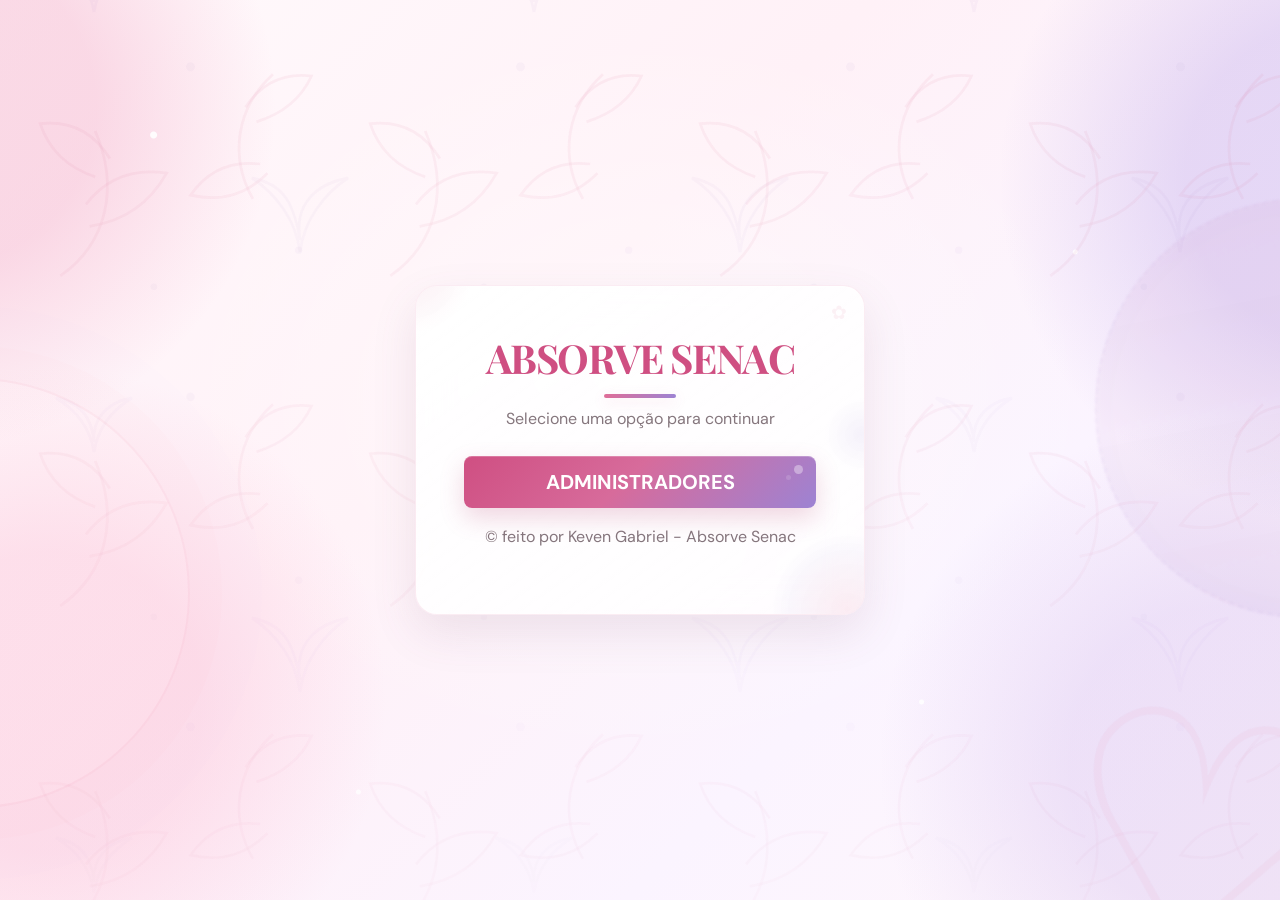
<file: absorve-senac v2/index.html>
<!DOCTYPE html>

<html lang="pt-br">
<head>
    <meta charset="UTF-8">
    <meta http-equiv="X-UA-Compatible" content="IE=edge">
    <meta name="viewport" content="width=device-width, initial-scale=1.0">
    <title>ABSORVE SENAC</title>


<!-- Bootstrap -->
<link href="https://cdn.jsdelivr.net/npm/bootstrap@5.3.3/dist/css/bootstrap.min.css" rel="stylesheet">

<link rel="stylesheet" href="css/style.css">


</head>

<body class="bg-light">

<div class="container d-flex justify-content-center align-items-center min-vh-100">


<div class="card shadow-lg border-0 rounded-4" style="max-width: 450px; width: 100%;">
    
    <div class="card-body p-5 text-center">

        <h1 class="fw-bold text-primary mb-2">ABSORVE SENAC</h1>
        <p class="text-muted mb-4">Selecione uma opção para continuar</p>

        <div class="d-grid gap-3">

            <a href="admin/adm.html" class="btn btn-primary btn-lg rounded-3">
                ADMINISTRADORES
            </a>

            <p>&copy; feito por Keven Gabriel - Absorve Senac </p>
            
        </div>

    </div>
</div>


</div>
    
</body>
</html>
</file>
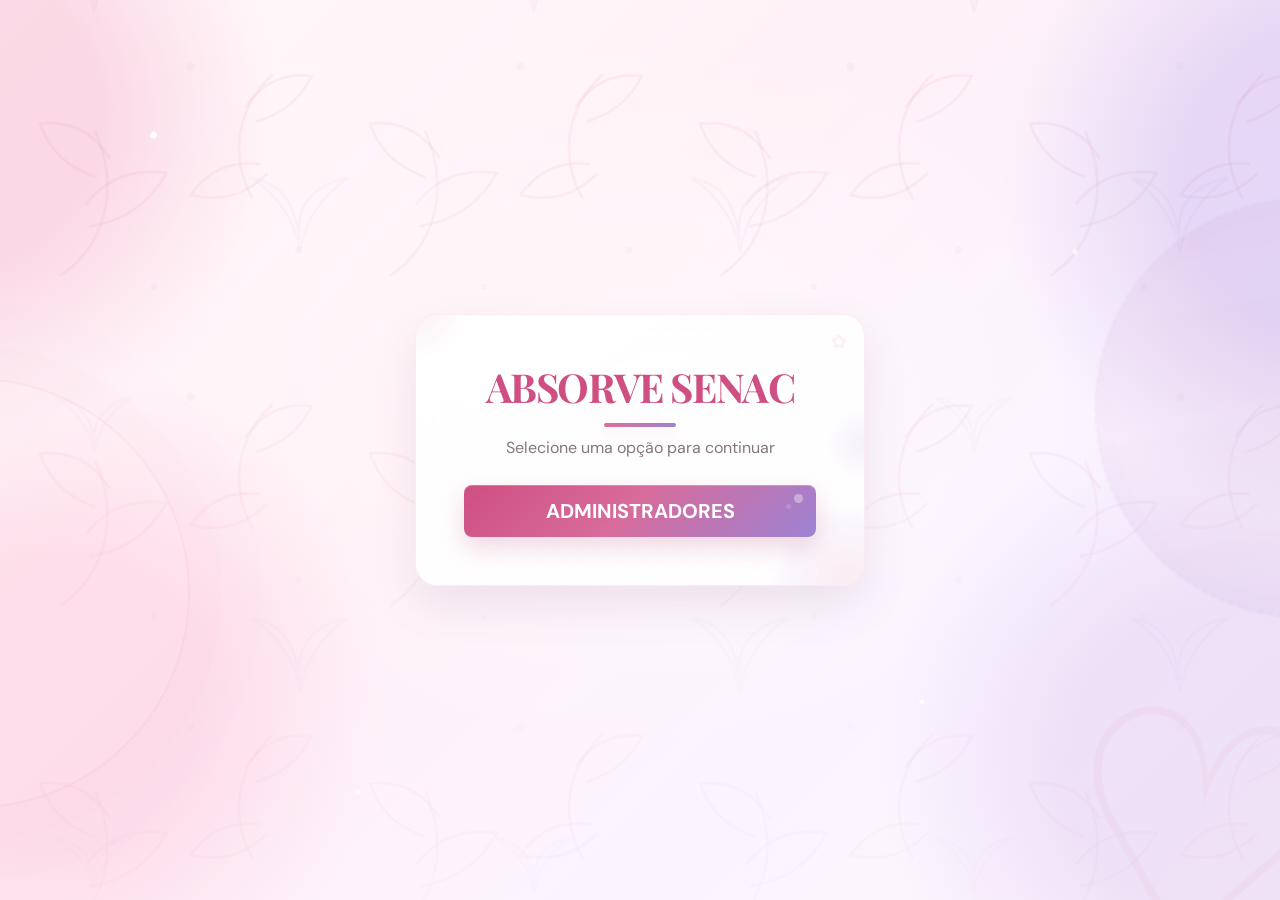
<file: senac_absorve/index.html>
<!DOCTYPE html>

<html lang="pt-br">
<head>
    <meta charset="UTF-8">
    <meta http-equiv="X-UA-Compatible" content="IE=edge">
    <meta name="viewport" content="width=device-width, initial-scale=1.0">
    <title>ABSORVE SENAC</title>


<!-- Bootstrap -->
<link href="https://cdn.jsdelivr.net/npm/bootstrap@5.3.3/dist/css/bootstrap.min.css" rel="stylesheet">

<link rel="stylesheet" href="css/style.css">


</head>

<body class="bg-light">

<div class="container d-flex justify-content-center align-items-center min-vh-100">


<div class="card shadow-lg border-0 rounded-4" style="max-width: 450px; width: 100%;">
    
    <div class="card-body p-5 text-center">

        <h1 class="fw-bold text-primary mb-2">ABSORVE SENAC</h1>
        <p class="text-muted mb-4">Selecione uma opção para continuar</p>

        <div class="d-grid gap-3">

            <a href="admin/adm.html" class="btn btn-primary btn-lg rounded-3">
                ADMINISTRADORES
            </a>

        </div>

    </div>
</div>


</div>

</body>
</html>
</file>
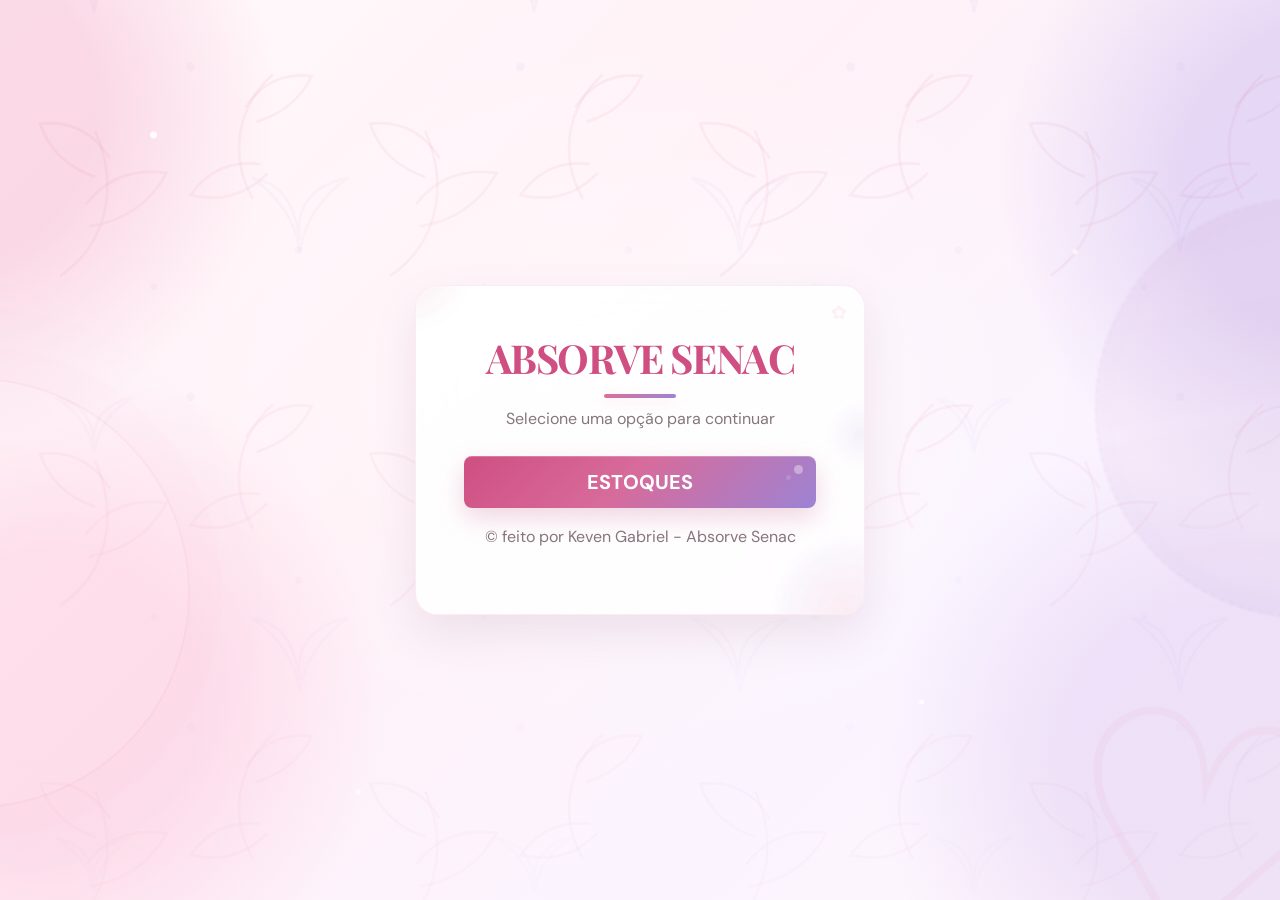
<file: absorve-senac v2/index1.html>
<!DOCTYPE html>

<html lang="pt-br">
<head>
    <meta charset="UTF-8">
    <meta http-equiv="X-UA-Compatible" content="IE=edge">
    <meta name="viewport" content="width=device-width, initial-scale=1.0">
    <title>ABSORVE SENAC</title>


<!-- Bootstrap -->
<link href="https://cdn.jsdelivr.net/npm/bootstrap@5.3.3/dist/css/bootstrap.min.css" rel="stylesheet">

<link rel="stylesheet" href="css/style.css">


</head>

<body class="bg-light">

<div class="container d-flex justify-content-center align-items-center min-vh-100">


<div class="card shadow-lg border-0 rounded-4" style="max-width: 450px; width: 100%;">
    
    <div class="card-body p-5 text-center">

        <h1 class="fw-bold text-primary mb-2">ABSORVE SENAC</h1>
        <p class="text-muted mb-4">Selecione uma opção para continuar</p>

        <div class="d-grid gap-3">

            <a href="estoque/estoque_cons.php" class="btn btn-primary btn-lg rounded-3">
                ESTOQUES
            </a>

            <p>&copy; feito por Keven Gabriel - Absorve Senac </p>
            
        </div>

    </div>
</div>


</div>

</body>
</html>
</file>
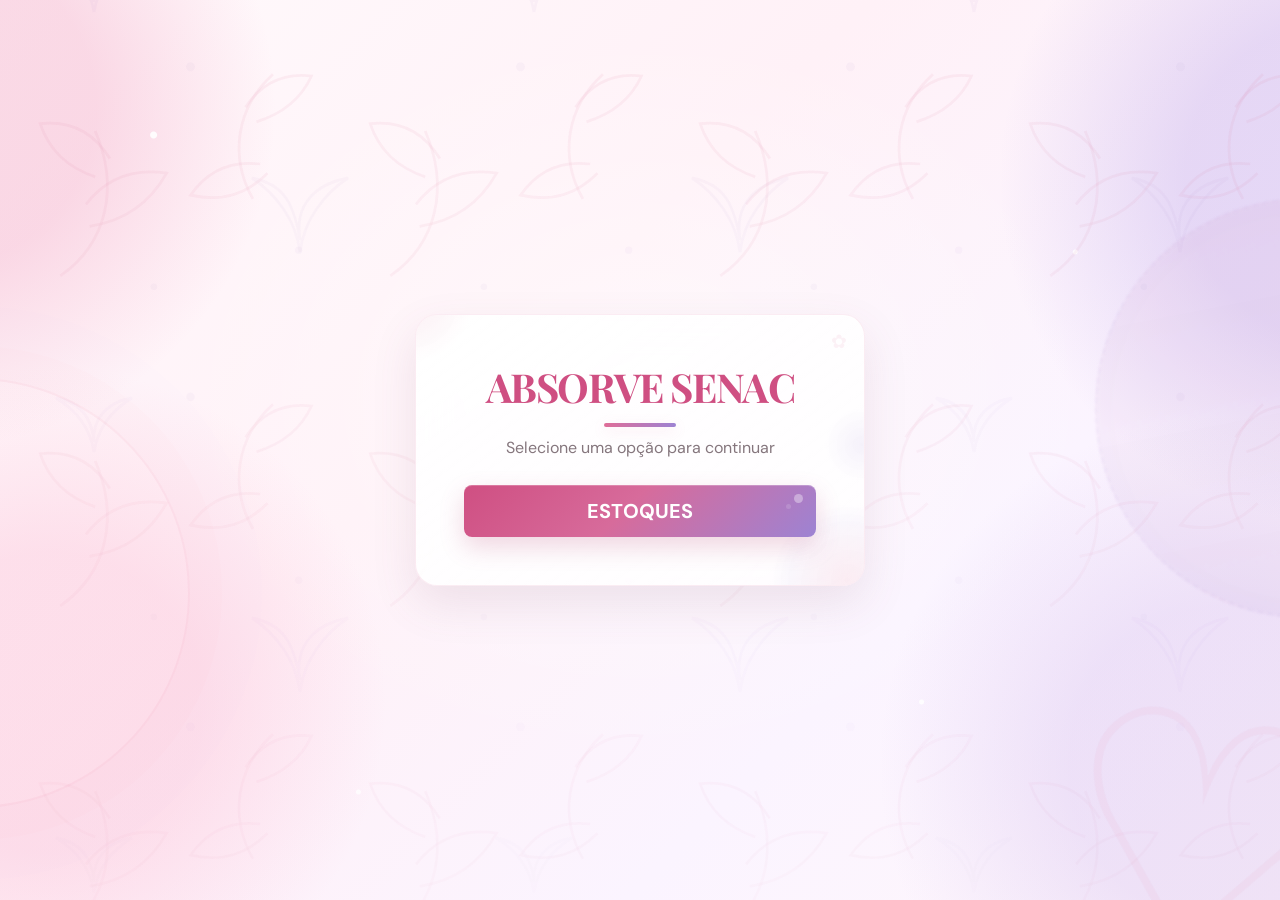
<file: senac_absorve/index1.html>
<!DOCTYPE html>

<html lang="pt-br">
<head>
    <meta charset="UTF-8">
    <meta http-equiv="X-UA-Compatible" content="IE=edge">
    <meta name="viewport" content="width=device-width, initial-scale=1.0">
    <title>ABSORVE SENAC</title>


<!-- Bootstrap -->
<link href="https://cdn.jsdelivr.net/npm/bootstrap@5.3.3/dist/css/bootstrap.min.css" rel="stylesheet">

<link rel="stylesheet" href="css/style.css">


</head>

<body class="bg-light">

<div class="container d-flex justify-content-center align-items-center min-vh-100">


<div class="card shadow-lg border-0 rounded-4" style="max-width: 450px; width: 100%;">
    
    <div class="card-body p-5 text-center">

        <h1 class="fw-bold text-primary mb-2">ABSORVE SENAC</h1>
        <p class="text-muted mb-4">Selecione uma opção para continuar</p>

        <div class="d-grid gap-3">

            <a href="estoque/estoque_cons.php" class="btn btn-primary btn-lg rounded-3">
                ESTOQUES
            </a>

        </div>

    </div>
</div>


</div>

</body>
</html>
</file>
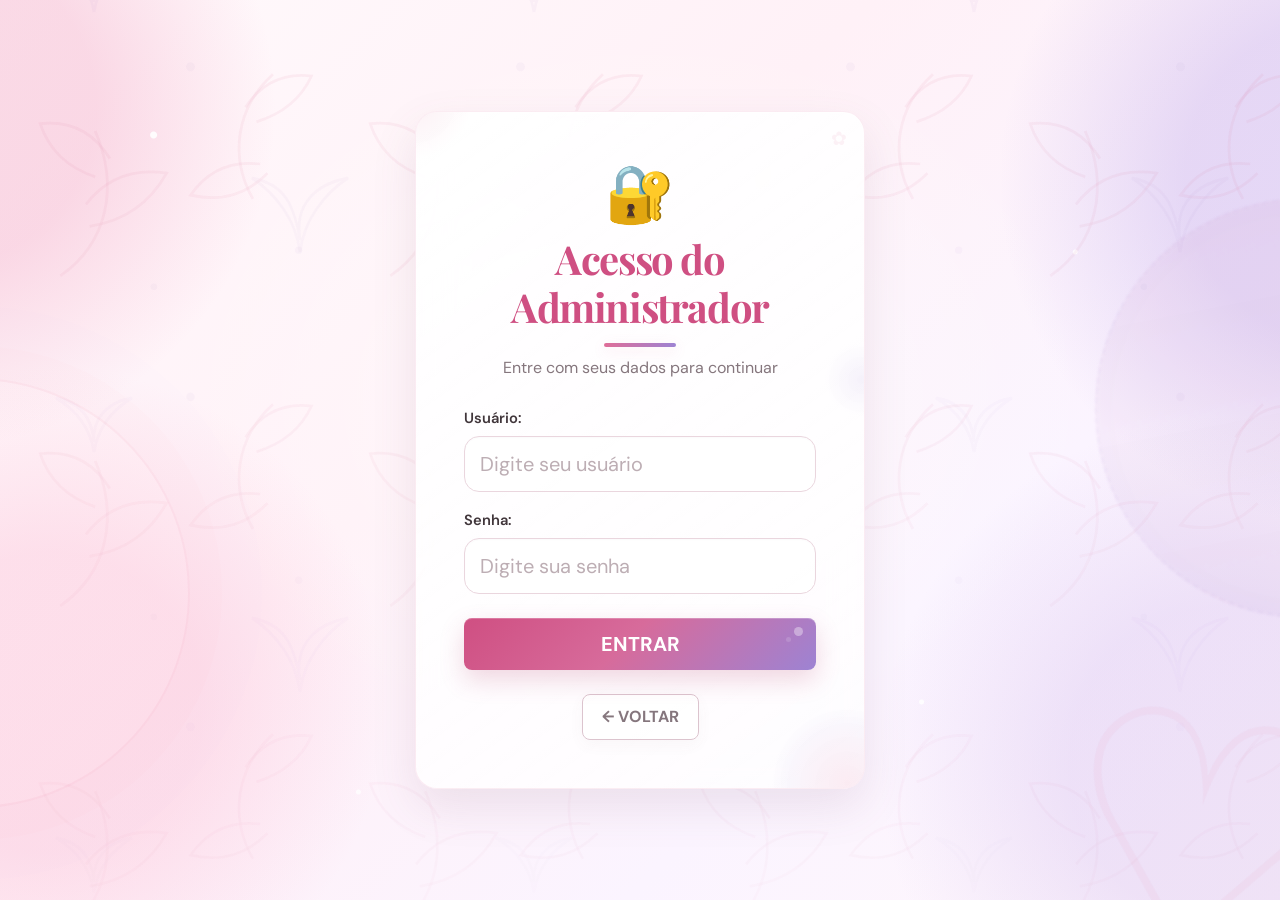
<file: absorve-senac v2/admin/adm.html>
<!DOCTYPE html>

<html lang="pt-br">

<head>

    <meta charset="UTF-8">

    <meta name="viewport" content="width=device-width, initial-scale=1.0">

    <title>Login Administrador</title>

    <link href="https://cdn.jsdelivr.net/npm/bootstrap@5.3.3/dist/css/bootstrap.min.css"
          rel="stylesheet">

          <link rel="stylesheet" href="../css/style.css">

</head>

<body class="bg-light">

<div class="container d-flex justify-content-center align-items-center min-vh-100">

    <div class="card shadow-lg border-0 rounded-4" style="max-width: 450px; width: 100%;">

        <div class="card-body p-5">

            <div class="text-center mb-4">

                <div class="display-4 mb-2">🔐</div>

                <h1 class="fw-bold text-primary">
                    Acesso do Administrador
                </h1>

                <p class="text-muted">
                    Entre com seus dados para continuar
                </p>

            </div>

            <form action="loginadm.php" method="POST">

                <div class="mb-3">

                    <label class="form-label fw-semibold">
                        Usuário:
                    </label>

                    <input type="text"
                           name="login"
                           required
                           class="form-control form-control-lg"
                           placeholder="Digite seu usuário">

                </div>

                <div class="mb-4">

                    <label class="form-label fw-semibold">
                        Senha:
                    </label>

                    <div class="input-group">

                        <input type="password"
                               name="senha"
                               id="senha"
                               required
                               class="form-control form-control-lg"
                               placeholder="Digite sua senha">

                    </div>

                </div>

                <div class="d-grid">

                    <button type="submit"
                            class="btn btn-primary btn-lg rounded-3">
                        ENTRAR
                    </button>

                </div>

            </form>

            <div class="text-center mt-4">

                <a href="../index.html"
                class="btn btn-outline-secondary rounded-3">
                 ← VOLTAR
             </a>

            </div>

        </div>

    </div>

</div>


<script>

function mostrarSenha() {

    const senha = document.getElementById("senha");

    if (senha.type === "password") {

        senha.type = "text";

    } else {

        senha.type = "password";

    }

}

</script>

</body>

</html>
</file>
<file: absorve-senac v2/css/style.css>
@import url('https://fonts.googleapis.com/css2?family=DM+Sans:wght@400;500;600;700&family=Playfair+Display:wght@600;700&display=swap');

/* =========================================================
   TEMA GERAL
   Rosa + lilás, delicado, moderno e responsivo
========================================================= */

:root {
    --rosa: #df6d98;
    --rosa-escuro: #bc4776;
    --rosa-forte: #cf4f82;
    --rosa-claro: #fde8f0;
    --rosa-suave: #fff4f8;

    --lilas: #9d83d3;
    --lilas-escuro: #8065ba;
    --lilas-claro: #eee8fb;

    --branco: #ffffff;
    --fundo: #fff8fb;

    --texto: #41363b;
    --texto-claro: #85767d;
    --borda: rgba(207, 79, 130, 0.13);

    --sombra-leve: 0 8px 24px rgba(126, 83, 103, 0.08);
    --sombra: 0 18px 45px rgba(126, 83, 103, 0.13);
    --sombra-forte: 0 24px 60px rgba(126, 83, 103, 0.18);

    --gradiente: linear-gradient(135deg, var(--rosa), var(--lilas));
    --gradiente-suave: linear-gradient(135deg, var(--rosa-claro), var(--lilas-claro));

    --raio: 22px;
    --raio-menor: 15px;
}


/* =========================================================
   RESET / CONFIGURAÇÃO GERAL
========================================================= */

* {
    box-sizing: border-box;
}

html {
    scroll-behavior: smooth;
}

body {
    margin: 0;
    min-height: 100vh;

    font-family: 'DM Sans', sans-serif;
    color: var(--texto);

    position: relative;
    overflow-x: hidden;

    background:
        radial-gradient(circle at 8% 12%, rgba(255, 178, 205, 0.30), transparent 27%),
        radial-gradient(circle at 93% 18%, rgba(174, 148, 224, 0.25), transparent 30%),
        radial-gradient(circle at 16% 90%, rgba(255, 209, 226, 0.34), transparent 32%),
        radial-gradient(circle at 85% 82%, rgba(214, 198, 245, 0.24), transparent 29%),
        linear-gradient(135deg, #fffafd 0%, #fff5f9 48%, #f8f4ff 100%);

    background-attachment: fixed;
}

body::before {
    content: "";
    position: fixed;
    inset: 0;

    pointer-events: none;
    z-index: -2;

    background-image:
        radial-gradient(circle, rgba(223, 109, 152, 0.10) 1px, transparent 1px);
    background-size: 24px 24px;

    mask-image: linear-gradient(to bottom, rgba(0,0,0,0.45), transparent 75%);
    -webkit-mask-image: linear-gradient(to bottom, rgba(0,0,0,0.45), transparent 75%);
}

body::after {
    content: "♡";
    position: fixed;

    right: -18px;
    bottom: -38px;

    font-family: Georgia, serif;
    font-size: 180px;
    line-height: 1;

    color: var(--rosa);
    opacity: 0.055;

    transform: rotate(12deg);
    pointer-events: none;
    z-index: -1;
}


/* =========================================================
   CONTAINER
========================================================= */

.container {
    position: relative;
    z-index: 1;
}


/* =========================================================
   TEXTOS E TÍTULOS
========================================================= */

h1,
h2,
h3,
h4,
h5,
h6 {
    margin-top: 0;
    color: var(--texto);
    font-weight: 700;
    letter-spacing: -0.02em;
}

h1,
h2 {
    font-family: 'Playfair Display', serif;
}

h1 {
    letter-spacing: -0.035em;
}

p {
    color: var(--texto-claro);
    line-height: 1.65;
}

.text-primary {
    color: var(--rosa-forte) !important;
}

.text-muted {
    color: var(--texto-claro) !important;
}

.text-danger {
    color: #d94f71 !important;
}


/* =========================================================
   CABEÇALHO
========================================================= */

.topo {
    position: relative;
    padding: 17px 0;

    background: rgba(255, 255, 255, 0.76);
    backdrop-filter: blur(18px);
    -webkit-backdrop-filter: blur(18px);

    border-bottom: 1px solid rgba(223, 109, 152, 0.10);
    box-shadow: 0 7px 25px rgba(114, 77, 95, 0.045);
}

.topo::after {
    content: "";
    position: absolute;
    left: 0;
    bottom: -1px;

    width: 100%;
    height: 1px;

    background: linear-gradient(
        90deg,
        transparent,
        rgba(223, 109, 152, 0.38),
        rgba(157, 131, 211, 0.38),
        transparent
    );
}

.logo-site {
    display: inline-flex;
    align-items: center;
    gap: 9px;

    font-family: 'Playfair Display', serif;
    font-size: 1.52rem;
    font-weight: 700;
    text-decoration: none;

    color: var(--rosa-forte);

    transition: transform 0.25s ease, opacity 0.25s ease;
}

.logo-site:hover {
    transform: translateY(-1px);
    opacity: 0.88;
}


/* =========================================================
   CARDS
========================================================= */

.card {
    position: relative;
    isolation: isolate;
    overflow: hidden;

    background:
        linear-gradient(
            145deg,
            rgba(255, 255, 255, 0.94),
            rgba(255, 255, 255, 0.78)
        ) !important;

    backdrop-filter: blur(16px);
    -webkit-backdrop-filter: blur(16px);

    border: 1px solid rgba(223, 109, 152, 0.12) !important;
    border-radius: var(--raio) !important;

    box-shadow: var(--sombra) !important;

    transition:
        transform 0.30s cubic-bezier(.2,.8,.2,1),
        box-shadow 0.30s ease,
        border-color 0.30s ease;

    animation: aparecer 0.52s ease both;
}

.card::after {
    content: "";
    position: absolute;
    z-index: -1;

    width: 150px;
    height: 150px;

    right: -58px;
    bottom: -70px;

    border-radius: 50%;

    background:
        radial-gradient(
            circle,
            rgba(223, 109, 152, 0.12),
            rgba(157, 131, 211, 0.05) 55%,
            transparent 72%
        );

    pointer-events: none;
}

.card:not(.estoque-card)::before {
    content: "✿";
    position: absolute;

    top: 13px;
    right: 17px;

    font-size: 19px;
    color: var(--rosa);
    opacity: 0.085;

    pointer-events: none;
}

.card:hover {
    transform: translateY(-6px);
    border-color: rgba(223, 109, 152, 0.20) !important;

    box-shadow:
        0 25px 60px rgba(126, 83, 103, 0.16),
        0 0 35px rgba(157, 131, 211, 0.07) !important;
}

.card-body {
    position: relative;
    z-index: 2;
}


/* =========================================================
   CARD DE ESTOQUE
========================================================= */

.estoque-card {
    position: relative;
}

.estoque-card::before {
    content: "";
    position: absolute;
    z-index: 3;

    top: 0;
    left: 0;

    width: 100%;
    height: 5px;

    background: linear-gradient(
        90deg,
        var(--rosa),
        #ec8eae 42%,
        var(--lilas)
    );

    box-shadow: 0 2px 10px rgba(223, 109, 152, 0.14);
}

.estoque-card:hover .andar-icon {
    transform: translateY(-3px) rotate(-2deg) scale(1.04);
}

.quantidade {
    display: inline-block;

    font-family: 'Playfair Display', serif;
    font-size: 3.55rem;
    font-weight: 700;
    line-height: 1;

    color: var(--rosa-forte);

    text-shadow:
        0 6px 18px rgba(207, 79, 130, 0.14);

    transition: transform 0.25s ease;
}

.estoque-card:hover .quantidade {
    transform: scale(1.035);
}

.andar-icon {
    width: 66px;
    height: 66px;

    margin-left: auto;
    margin-right: auto;

    display: flex;
    align-items: center;
    justify-content: center;

    border-radius: 21px;

    font-size: 25px;
    font-weight: 700;

    color: var(--rosa-escuro);

    background:
        linear-gradient(
            145deg,
            rgba(253, 232, 240, 0.96),
            rgba(238, 232, 251, 0.92)
        );

    border: 1px solid rgba(223, 109, 152, 0.11);

    box-shadow:
        inset 0 1px 0 rgba(255,255,255,0.88),
        0 10px 24px rgba(190, 100, 140, 0.12);

    transition:
        transform 0.28s ease,
        box-shadow 0.28s ease;
}


/* =========================================================
   LOGIN
========================================================= */

.login-card {
    max-width: 465px;
    width: 100%;
}

.login-icon {
    width: 86px;
    height: 86px;

    margin: 0 auto 20px;

    display: flex;
    align-items: center;
    justify-content: center;

    border-radius: 28px;

    font-size: 36px;

    color: var(--rosa-escuro);

    background:
        linear-gradient(
            145deg,
            rgba(253, 232, 240, 0.98),
            rgba(238, 232, 251, 0.96)
        );

    border: 1px solid rgba(223, 109, 152, 0.11);

    box-shadow:
        0 14px 32px rgba(223, 109, 152, 0.14),
        inset 0 1px 0 rgba(255,255,255,0.95);

    position: relative;
}

.login-icon::after {
    content: "";
    position: absolute;

    width: 14px;
    height: 14px;

    top: -4px;
    right: -4px;

    border-radius: 50%;
    background: var(--gradiente);

    box-shadow: 0 0 0 5px rgba(255, 255, 255, 0.72);
}


/* =========================================================
   FORMULÁRIOS
========================================================= */

.form-label {
    margin-bottom: 7px;

    font-size: 0.92rem;
    font-weight: 700;

    color: var(--texto);
}

.form-control,
.form-select {
    min-height: 48px;

    border-radius: var(--raio-menor);
    border: 1px solid #ead6de;

    padding: 12px 15px;

    color: var(--texto);
    background: rgba(255, 255, 255, 0.90);

    box-shadow:
        inset 0 1px 2px rgba(91, 63, 76, 0.025);

    transition:
        border-color 0.22s ease,
        box-shadow 0.22s ease,
        background 0.22s ease,
        transform 0.22s ease;
}

.form-control:hover,
.form-select:hover {
    border-color: #ddb7c6;
    background: rgba(255,255,255,0.97);
}

.form-control:focus,
.form-select:focus {
    color: var(--texto);

    border-color: var(--rosa);

    background: var(--branco);

    box-shadow:
        0 0 0 4px rgba(223, 109, 152, 0.12),
        0 7px 20px rgba(126, 83, 103, 0.06);

    outline: none;
}

.form-control::placeholder {
    color: #bdaeb4;
    opacity: 1;
}


/* =========================================================
   BOTÕES
========================================================= */

.btn {
    border-radius: 14px;
    font-weight: 700;

    transition:
        transform 0.22s ease,
        box-shadow 0.22s ease,
        background 0.22s ease,
        border-color 0.22s ease;
}

.btn-primary {
    position: relative;
    overflow: hidden;

    border: none !important;
    padding: 11px 21px;

    color: #fff !important;

    background:
        linear-gradient(
            135deg,
            var(--rosa-forte) 0%,
            #d76b9b 46%,
            var(--lilas) 100%
        ) !important;

    box-shadow:
        0 9px 22px rgba(188, 71, 118, 0.22);
}

.btn-primary::before {
    content: "";
    position: absolute;
    top: 0;
    left: -120%;

    width: 70%;
    height: 100%;

    background:
        linear-gradient(
            110deg,
            transparent,
            rgba(255,255,255,0.28),
            transparent
        );

    transform: skewX(-18deg);
    transition: left 0.55s ease;
}

.btn-primary:hover {
    transform: translateY(-2px);

    background:
        linear-gradient(
            135deg,
            var(--rosa-escuro),
            #c75b8a 45%,
            var(--lilas-escuro)
        ) !important;

    box-shadow:
        0 13px 28px rgba(188, 71, 118, 0.28);
}

.btn-primary:hover::before {
    left: 145%;
}

.btn-primary:active {
    transform: translateY(0) scale(0.985);
}

.btn-primary:focus,
.btn-primary:focus-visible {
    box-shadow:
        0 0 0 4px rgba(223, 109, 152, 0.17),
        0 10px 22px rgba(188, 71, 118, 0.20) !important;
}

.btn-primary:disabled {
    background: #d8ccd1 !important;
    box-shadow: none;
    border: none;
    opacity: 0.75;
}

.btn-outline-secondary {
    padding: 10px 19px;

    border: 1px solid #dcc4ce !important;

    color: var(--texto-claro) !important;

    background: rgba(255, 255, 255, 0.70) !important;

    box-shadow: 0 5px 15px rgba(126, 83, 103, 0.045);
}

.btn-outline-secondary:hover {
    color: var(--rosa-escuro) !important;

    border-color: rgba(223, 109, 152, 0.55) !important;

    background: var(--rosa-claro) !important;

    transform: translateY(-2px);
    box-shadow: 0 9px 20px rgba(126, 83, 103, 0.08);
}


/* =========================================================
   ALERTAS
========================================================= */

.alert {
    border-radius: 17px;
    border-width: 1px;

    box-shadow: var(--sombra-leve);
}

.alert-success {
    border: 1px solid rgba(72, 142, 101, 0.10);

    color: #46725a;

    background:
        linear-gradient(
            135deg,
            rgba(235, 250, 241, 0.96),
            rgba(244, 253, 248, 0.90)
        );
}

.alert-danger {
    border: 1px solid rgba(210, 74, 106, 0.10);

    color: #a23e58;

    background:
        linear-gradient(
            135deg,
            rgba(255, 239, 244, 0.96),
            rgba(255, 247, 249, 0.92)
        );
}


/* =========================================================
   TÍTULO DECORADO
========================================================= */

.titulo-decorado {
    position: relative;
    display: inline-block;
}

.titulo-decorado::before {
    content: "♡";
    position: absolute;

    left: -38px;
    top: -13px;

    font-family: Georgia, serif;
    font-size: 29px;

    color: var(--rosa);
    opacity: 0.42;

    transform: rotate(-13deg);
}

.titulo-decorado::after {
    content: "✿";
    position: absolute;

    right: -38px;
    top: -10px;

    font-size: 22px;

    color: var(--lilas);
    opacity: 0.42;

    transform: rotate(10deg);
}


/* =========================================================
   DIVISOR
========================================================= */

.divisor-feminino {
    position: relative;

    width: 145px;
    height: 4px;

    margin: 17px auto 27px;

    border-radius: 999px;

    background:
        linear-gradient(
            90deg,
            transparent,
            var(--rosa),
            var(--lilas),
            transparent
        );

    opacity: 0.86;
}

.divisor-feminino::after {
    content: "♡";
    position: absolute;

    left: 50%;
    top: 50%;

    padding: 0 7px;

    font-family: Georgia, serif;
    font-size: 17px;

    color: var(--rosa);

    background: rgba(255, 249, 252, 0.96);

    transform: translate(-50%, -52%);
}


/* =========================================================
   DECORAÇÕES DO FUNDO
========================================================= */

.decoracao-flor-1,
.decoracao-flor-2,
.decoracao-coracao-1,
.decoracao-coracao-2,
.estrela,
.bolha {
    position: fixed;
    pointer-events: none;
    user-select: none;
    z-index: -1;
}

.decoracao-flor-1 {
    top: 8%;
    right: 4.5%;

    font-size: 58px;

    opacity: 0.085;
    transform: rotate(18deg);
}

.decoracao-flor-2 {
    bottom: 7%;
    left: 3.5%;

    font-size: 52px;

    opacity: 0.075;
    transform: rotate(-15deg);
}

.decoracao-coracao-1 {
    top: 40%;
    left: 1.8%;

    font-family: Georgia, serif;
    font-size: 76px;

    color: var(--rosa);

    opacity: 0.048;
    transform: rotate(-12deg);
}

.decoracao-coracao-2 {
    bottom: 18%;
    right: 2.5%;

    font-family: Georgia, serif;
    font-size: 68px;

    color: var(--lilas);

    opacity: 0.05;
    transform: rotate(13deg);
}

.bolha {
    border-radius: 50%;
    filter: blur(1px);
}

.bolha-1 {
    width: 170px;
    height: 170px;

    top: 18%;
    left: -70px;

    background:
        radial-gradient(
            circle,
            rgba(223, 109, 152, 0.13),
            rgba(223, 109, 152, 0.025) 62%,
            transparent 73%
        );
}

.bolha-2 {
    width: 215px;
    height: 215px;

    right: -80px;
    bottom: 8%;

    background:
        radial-gradient(
            circle,
            rgba(157, 131, 211, 0.13),
            rgba(157, 131, 211, 0.025) 62%,
            transparent 73%
        );
}

.estrela {
    color: var(--rosa);
    opacity: 0.13;
}

.estrela-1 {
    top: 24%;
    right: 14%;

    font-size: 23px;
}

.estrela-2 {
    top: 65%;
    left: 11%;

    font-size: 18px;
    color: var(--lilas);
}

.estrela-3 {
    bottom: 12%;
    left: 29%;

    font-size: 20px;
}


/* =========================================================
   FAIXA SUPERIOR
========================================================= */

.faixa-decorativa {
    position: fixed;
    z-index: 9999;

    top: 0;
    left: 0;

    width: 100%;
    height: 5px;

    background:
        linear-gradient(
            90deg,
            #f5abc2 0%,
            var(--rosa) 33%,
            var(--lilas) 66%,
            #d5b8ed 100%
        );

    box-shadow:
        0 2px 12px rgba(188, 71, 118, 0.14);
}


/* =========================================================
   DETALHES EXTRAS
========================================================= */

::selection {
    color: var(--texto);
    background: rgba(223, 109, 152, 0.22);
}

a {
    color: var(--rosa-escuro);
}

a:hover {
    color: var(--lilas-escuro);
}

hr {
    border: 0;
    height: 1px;
    opacity: 1;

    background:
        linear-gradient(
            90deg,
            transparent,
            rgba(223, 109, 152, 0.20),
            rgba(157, 131, 211, 0.20),
            transparent
        );
}

table {
    color: var(--texto) !important;
}

.table > :not(caption) > * > * {
    border-bottom-color: rgba(223, 109, 152, 0.10);
}

.badge {
    border-radius: 999px;
    padding: 0.48em 0.72em;
    font-weight: 700;
}


/* =========================================================
   ANIMAÇÕES
========================================================= */

@keyframes aparecer {
    from {
        opacity: 0;
        transform: translateY(14px) scale(0.992);
    }

    to {
        opacity: 1;
        transform: translateY(0) scale(1);
    }
}

@keyframes flutuarSuave {
    0%,
    100% {
        transform: translateY(0);
    }

    50% {
        transform: translateY(-5px);
    }
}

.decoracao-flor-1,
.estrela-1 {
    animation: flutuarSuave 6s ease-in-out infinite;
}

.decoracao-flor-2,
.estrela-2 {
    animation: flutuarSuave 7.5s ease-in-out infinite reverse;
}


/* =========================================================
   RESPONSIVIDADE
========================================================= */

@media (max-width: 991px) {
    .card:hover {
        transform: translateY(-3px);
    }

    .quantidade {
        font-size: 3.15rem;
    }
}

@media (max-width: 768px) {
    body {
        background-attachment: scroll;
    }

    body::after {
        font-size: 115px;
        right: -18px;
        bottom: -18px;
    }

    h1 {
        font-size: 2rem;
    }

    h2 {
        font-size: 1.65rem;
    }

    .card {
        border-radius: 19px !important;
    }

    .card-body {
        padding: 24px !important;
    }

    .quantidade {
        font-size: 2.85rem;
    }

    .andar-icon {
        width: 59px;
        height: 59px;

        border-radius: 18px;
        font-size: 22px;
    }

    .login-icon {
        width: 76px;
        height: 76px;

        border-radius: 24px;
        font-size: 31px;
    }

    .titulo-decorado::before,
    .titulo-decorado::after {
        display: none;
    }

    .decoracao-flor-1,
    .decoracao-flor-2 {
        font-size: 39px;
    }

    .decoracao-coracao-1,
    .decoracao-coracao-2 {
        font-size: 52px;
    }

    .bolha-1 {
        width: 115px;
        height: 115px;
    }

    .bolha-2 {
        width: 135px;
        height: 135px;
    }
}

@media (max-width: 480px) {
    .topo {
        padding: 13px 0;
    }

    .logo-site {
        font-size: 1.32rem;
    }

    .card-body {
        padding: 21px !important;
    }

    .btn {
        min-height: 45px;
    }

    .quantidade {
        font-size: 2.55rem;
    }

    .divisor-feminino {
        width: 115px;
    }

    .estrela,
    .decoracao-flor-2,
    .decoracao-coracao-1 {
        display: none;
    }
}


/* =========================================================
   ACESSIBILIDADE / MOVIMENTO REDUZIDO
========================================================= */

@media (prefers-reduced-motion: reduce) {
    *,
    *::before,
    *::after {
        scroll-behavior: auto !important;
        animation-duration: 0.01ms !important;
        animation-iteration-count: 1 !important;
        transition-duration: 0.01ms !important;
    }
}


/* =========================================================
   VERSÃO MAIS DECORADA — FUNDO COM MAIS ELEMENTOS
   Pode manter sem alterar o HTML.
========================================================= */

/* fundo com mais profundidade e manchas suaves */
body {
    background:
        radial-gradient(circle at 4% 8%, rgba(255, 155, 194, 0.26) 0 110px, transparent 250px),
        radial-gradient(circle at 96% 13%, rgba(159, 127, 221, 0.22) 0 105px, transparent 260px),
        radial-gradient(circle at 8% 78%, rgba(255, 195, 217, 0.28) 0 120px, transparent 285px),
        radial-gradient(circle at 92% 82%, rgba(203, 181, 242, 0.26) 0 115px, transparent 275px),
        radial-gradient(circle at 48% 4%, rgba(255, 223, 235, 0.33) 0 80px, transparent 245px),
        linear-gradient(135deg, #fff9fc 0%, #fff2f7 48%, #f7f2ff 100%) !important;
}

/* textura delicada por toda a página */
body::before {
    content: "";
    position: fixed;
    inset: 0;
    z-index: -4;
    pointer-events: none;

    background:
        radial-gradient(circle at center, rgba(214, 95, 142, 0.13) 1.2px, transparent 1.4px) 0 0 / 30px 30px,
        radial-gradient(circle at center, rgba(152, 124, 210, 0.09) 1px, transparent 1.2px) 15px 15px / 30px 30px;

    opacity: 0.52;

    mask-image: linear-gradient(to bottom, rgba(0,0,0,.72), rgba(0,0,0,.24));
    -webkit-mask-image: linear-gradient(to bottom, rgba(0,0,0,.72), rgba(0,0,0,.24));
}

/* coração gigante decorativo */
body::after {
    content: "♡";
    position: fixed;

    right: -60px;
    bottom: -100px;

    z-index: -3;
    pointer-events: none;
    user-select: none;

    font-family: Georgia, serif;
    font-size: 320px;
    line-height: 1;

    color: var(--rosa);
    opacity: 0.055;

    transform: rotate(10deg);

    filter: drop-shadow(0 0 30px rgba(223, 109, 152, .08));
}


/* =========================================================
   DECORAÇÕES QUE NASCEM NO PRÓPRIO CONTAINER
   Não precisa adicionar div no HTML
========================================================= */

.container::before {
    content: "";
    position: fixed;

    width: 240px;
    height: 240px;

    left: -105px;
    top: 35%;

    z-index: -3;
    pointer-events: none;

    border-radius: 50%;

    border: 2px solid rgba(223, 109, 152, 0.08);

    box-shadow:
        0 0 0 28px rgba(223, 109, 152, 0.025),
        0 0 0 62px rgba(157, 131, 211, 0.02);

    animation: flutuarLateral 9s ease-in-out infinite;
}

.container::after {
    content: "";
    position: fixed;

    width: 290px;
    height: 290px;

    right: -125px;
    top: 48%;

    z-index: -3;
    pointer-events: none;

    border-radius: 42% 58% 61% 39% / 43% 41% 59% 57%;

    background:
        linear-gradient(
            145deg,
            rgba(223, 109, 152, 0.055),
            rgba(157, 131, 211, 0.075)
        );

    filter: blur(1px);

    transform: rotate(18deg);

    animation: blobFlutuar 12s ease-in-out infinite;
}


/* =========================================================
   CABEÇALHO MAIS CHARMOSO
========================================================= */

.topo {
    overflow: hidden;
}

.topo::before {
    content: "✦  ♡  ✿";
    position: absolute;

    right: 5%;
    top: 50%;

    transform: translateY(-50%);

    font-size: 18px;
    letter-spacing: 13px;

    color: var(--rosa);

    opacity: 0.13;
    pointer-events: none;
}

.logo-site::before {
    content: "✿";
    margin-right: 5px;

    color: var(--lilas);
    font-size: 0.85em;

    opacity: .72;
}


/* =========================================================
   CARDS MAIS DECORADOS
========================================================= */

.card {
    box-shadow:
        0 18px 45px rgba(126, 83, 103, 0.12),
        inset 0 1px 0 rgba(255,255,255,0.8) !important;
}

/* luz decorativa no canto superior esquerdo */
.card .card-body::before {
    content: "";
    position: absolute;

    width: 130px;
    height: 130px;

    left: -70px;
    top: -80px;

    border-radius: 50%;

    background:
        radial-gradient(
            circle,
            rgba(223, 109, 152, 0.12),
            transparent 68%
        );

    pointer-events: none;
}

/* bolinha lilás no lado oposto */
.card .card-body::after {
    content: "";
    position: absolute;

    width: 75px;
    height: 75px;

    right: -35px;
    top: 34%;

    border-radius: 50%;

    background:
        radial-gradient(
            circle,
            rgba(157, 131, 211, 0.10),
            transparent 70%
        );

    pointer-events: none;
}

.card:hover {
    transform: translateY(-8px) scale(1.004);

    box-shadow:
        0 28px 65px rgba(126, 83, 103, 0.17),
        0 0 0 1px rgba(223, 109, 152, .05),
        0 0 45px rgba(157, 131, 211, .08) !important;
}


/* =========================================================
   ESTOQUE CARD — MAIS "PREMIUM"
========================================================= */

.estoque-card {
    background:
        linear-gradient(
            145deg,
            rgba(255,255,255,.96),
            rgba(255,249,252,.86)
        ) !important;
}

.estoque-card::before {
    height: 6px;

    background:
        linear-gradient(
            90deg,
            var(--rosa),
            #f39db9,
            #c993dc,
            var(--lilas)
        );

    background-size: 200% 100%;

    animation: faixaMovendo 6s linear infinite;
}

.estoque-card::after {
    content: "♡";
    position: absolute;

    right: 12px;
    bottom: -17px;

    width: auto;
    height: auto;

    border-radius: 0;
    background: none;

    font-family: Georgia, serif;
    font-size: 92px;

    color: var(--rosa);

    opacity: 0.045;

    transform: rotate(12deg);

    pointer-events: none;
}


/* =========================================================
   ÍCONES COM DETALHES
========================================================= */

.andar-icon {
    position: relative;
    overflow: visible;
}

.andar-icon::before {
    content: "";
    position: absolute;

    inset: -8px;

    border-radius: 25px;

    border: 1px dashed rgba(223, 109, 152, 0.15);

    transform: rotate(4deg);

    pointer-events: none;
}

.andar-icon::after {
    content: "✦";
    position: absolute;

    right: -7px;
    top: -8px;

    width: 23px;
    height: 23px;

    display: flex;
    align-items: center;
    justify-content: center;

    border-radius: 50%;

    font-size: 11px;
    color: var(--rosa);

    background: rgba(255,255,255,.90);

    border: 1px solid rgba(223,109,152,.12);

    box-shadow: 0 5px 12px rgba(126,83,103,.08);
}


/* =========================================================
   LOGIN AINDA MAIS DECORADO
========================================================= */

.login-card::after {
    content: "✿";
    position: absolute;

    right: -15px;
    bottom: -18px;

    width: auto;
    height: auto;

    border-radius: 0;

    background: transparent;

    font-size: 115px;

    color: var(--lilas);
    opacity: 0.035;

    transform: rotate(16deg);

    pointer-events: none;
}

.login-icon::before {
    content: "♡";
    position: absolute;

    left: -15px;
    bottom: -9px;

    font-family: Georgia, serif;
    font-size: 26px;

    color: var(--rosa);
    opacity: .5;

    transform: rotate(-12deg);
}


/* =========================================================
   TÍTULOS MAIS VISUAIS
========================================================= */

h1 {
    position: relative;
}

h1::after {
    content: "";
    display: block;

    width: 72px;
    height: 4px;

    margin: 12px auto 0;

    border-radius: 999px;

    background:
        linear-gradient(
            90deg,
            var(--rosa),
            var(--lilas)
        );

    box-shadow: 0 4px 14px rgba(223,109,152,.17);
}

h2::after {
    content: "  ✦";
    color: var(--lilas);
    opacity: .35;

    font-family: 'DM Sans', sans-serif;
    font-size: .6em;
}


/* =========================================================
   BOTÃO COM EFEITO MAIS BONITO
========================================================= */

.btn-primary {
    box-shadow:
        0 10px 25px rgba(188, 71, 118, 0.22),
        inset 0 1px 0 rgba(255,255,255,.22);
}

.btn-primary::after {
    content: "";
    position: absolute;

    width: 9px;
    height: 9px;

    right: 13px;
    top: 9px;

    border-radius: 50%;

    background: rgba(255,255,255,.65);

    box-shadow:
        -10px 8px 0 -2px rgba(255,255,255,.25);

    opacity: .55;
}


/* =========================================================
   DIVISOR MAIS DETALHADO
========================================================= */

.divisor-feminino {
    width: 170px;
    height: 5px;
}

.divisor-feminino::before {
    content: "✦";
    position: absolute;

    left: -14px;
    top: 50%;

    transform: translateY(-54%);

    font-size: 13px;

    color: var(--lilas);
    opacity: .55;
}

.divisor-feminino::after {
    font-size: 19px;

    box-shadow:
        0 0 0 5px rgba(255,249,252,.65);
}


/* =========================================================
   DECORAÇÕES EXISTENTES — MAIS VISÍVEIS
========================================================= */

.decoracao-flor-1 {
    top: 8%;
    right: 4%;

    font-size: 72px;

    opacity: 0.13;

    filter:
        drop-shadow(0 10px 18px rgba(223,109,152,.10));
}

.decoracao-flor-2 {
    bottom: 8%;
    left: 3%;

    font-size: 65px;

    opacity: 0.11;
}

.decoracao-coracao-1 {
    top: 38%;
    left: 1.6%;

    font-size: 92px;

    opacity: 0.075;
}

.decoracao-coracao-2 {
    bottom: 16%;
    right: 2%;

    font-size: 86px;

    opacity: 0.075;
}

.bolha-1 {
    width: 220px;
    height: 220px;

    left: -90px;
    top: 14%;

    background:
        radial-gradient(
            circle at 65% 42%,
            rgba(255,255,255,.65),
            rgba(223,109,152,.16) 24%,
            rgba(223,109,152,.04) 62%,
            transparent 72%
        );

    border: 1px solid rgba(223,109,152,.06);

    box-shadow:
        inset -25px -20px 45px rgba(157,131,211,.04);
}

.bolha-2 {
    width: 265px;
    height: 265px;

    right: -105px;
    bottom: 4%;

    background:
        radial-gradient(
            circle at 38% 38%,
            rgba(255,255,255,.60),
            rgba(157,131,211,.15) 26%,
            rgba(157,131,211,.04) 60%,
            transparent 72%
        );

    border: 1px solid rgba(157,131,211,.06);
}

.estrela {
    text-shadow:
        0 0 10px rgba(223,109,152,.15);
}

.estrela-1 {
    font-size: 30px;
    opacity: .20;
}

.estrela-2 {
    font-size: 24px;
    opacity: .17;
}

.estrela-3 {
    font-size: 28px;
    opacity: .17;
}


/* =========================================================
   MAIS DETALHES VISUAIS
========================================================= */

/* glow em inputs */
.form-control:focus,
.form-select:focus {
    box-shadow:
        0 0 0 4px rgba(223,109,152,.11),
        0 10px 28px rgba(223,109,152,.08),
        0 0 24px rgba(157,131,211,.045);
}

/* seleção mais bonita */
::selection {
    background: rgba(223,109,152,.24);
    color: #3d3036;
}

/* barra de rolagem */
::-webkit-scrollbar {
    width: 10px;
}

::-webkit-scrollbar-track {
    background: #fff5f9;
}

::-webkit-scrollbar-thumb {
    border-radius: 999px;

    background:
        linear-gradient(
            180deg,
            rgba(223,109,152,.72),
            rgba(157,131,211,.70)
        );

    border: 2px solid #fff5f9;
}

::-webkit-scrollbar-thumb:hover {
    background:
        linear-gradient(
            180deg,
            var(--rosa),
            var(--lilas)
        );
}


/* =========================================================
   ANIMAÇÕES EXTRAS
========================================================= */

@keyframes flutuarLateral {
    0%,
    100% {
        transform: translateY(0) rotate(0deg);
    }

    50% {
        transform: translateY(-18px) rotate(4deg);
    }
}

@keyframes blobFlutuar {
    0%,
    100% {
        transform: rotate(18deg) scale(1);
        border-radius: 42% 58% 61% 39% / 43% 41% 59% 57%;
    }

    50% {
        transform: rotate(12deg) scale(1.055);
        border-radius: 58% 42% 38% 62% / 54% 61% 39% 46%;
    }
}

@keyframes faixaMovendo {
    0% {
        background-position: 0% 50%;
    }

    100% {
        background-position: 200% 50%;
    }
}


/* =========================================================
   RESPONSIVO DAS DECORAÇÕES
========================================================= */

@media (max-width: 991px) {
    .container::before {
        width: 180px;
        height: 180px;
        left: -95px;
    }

    .container::after {
        width: 220px;
        height: 220px;
        right: -110px;
    }

    .topo::before {
        opacity: .09;
        right: 1%;
    }
}

@media (max-width: 768px) {
    body::after {
        font-size: 190px;
        right: -55px;
        bottom: -55px;
    }

    .container::before {
        width: 130px;
        height: 130px;
        left: -85px;
        top: 32%;
    }

    .container::after {
        width: 150px;
        height: 150px;
        right: -90px;
        top: 56%;
    }

    .topo::before {
        display: none;
    }

    .decoracao-flor-1 {
        font-size: 52px;
        opacity: .10;
    }

    .decoracao-flor-2 {
        font-size: 48px;
        opacity: .09;
    }

    .decoracao-coracao-2 {
        font-size: 60px;
        opacity: .06;
    }

    .bolha-1 {
        width: 140px;
        height: 140px;
        left: -80px;
    }

    .bolha-2 {
        width: 170px;
        height: 170px;
        right: -100px;
    }

    h1::after {
        width: 58px;
    }
}

@media (max-width: 480px) {
    .container::before,
    .container::after {
        opacity: .7;
    }

    .decoracao-flor-1 {
        right: -5px;
        font-size: 44px;
    }

    .decoracao-coracao-2 {
        right: -12px;
    }

    .bolha-1 {
        opacity: .65;
    }

    .bolha-2 {
        opacity: .65;
    }
}



/* =========================================================
   FUNDO DO SITE — VERSÃO MAIS DECORADA
   Foco somente no background da página.
   Não altera cards, inputs ou botões.
========================================================= */

/* permite usar camadas extras no fundo */
html {
    position: relative;
    min-height: 100%;
    background: #fff7fb;
}

html,
body {
    isolation: isolate;
}


/* =========================================================
   FUNDO BASE COM MAIS PROFUNDIDADE
========================================================= */

body {
    background:
        /* brilhos suaves */
        radial-gradient(circle at 12% 15%, rgba(255,255,255,.90) 0 3px, transparent 4px),
        radial-gradient(circle at 84% 28%, rgba(255,255,255,.80) 0 2px, transparent 3px),
        radial-gradient(circle at 72% 78%, rgba(255,255,255,.85) 0 2px, transparent 3px),
        radial-gradient(circle at 28% 88%, rgba(255,255,255,.75) 0 2px, transparent 3px),

        /* manchas maiores */
        radial-gradient(circle at -5% 12%, rgba(236, 121, 165, 0.25) 0 160px, transparent 340px),
        radial-gradient(circle at 105% 20%, rgba(158, 127, 221, 0.24) 0 160px, transparent 345px),
        radial-gradient(circle at 4% 78%, rgba(248, 157, 191, 0.24) 0 150px, transparent 335px),
        radial-gradient(circle at 96% 85%, rgba(183, 151, 229, 0.22) 0 160px, transparent 350px),

        /* centro mais claro */
        radial-gradient(ellipse at 50% 44%, rgba(255,255,255,.52), transparent 52%),

        /* fundo principal */
        linear-gradient(
            135deg,
            #fffafc 0%,
            #fff1f7 40%,
            #fbf4ff 70%,
            #fff7fb 100%
        ) !important;

    background-attachment: fixed;
}


/* =========================================================
   PADRÃO BOTÂNICO LEVE NO FUNDO
   Feito com SVG embutido, sem precisar colocar imagem.
========================================================= */

body::before {
    content: "";
    position: fixed;
    inset: 0;

    z-index: -8;
    pointer-events: none;

    background-image:
        url("data:image/svg+xml,%3Csvg width='180' height='180' viewBox='0 0 180 180' xmlns='http://www.w3.org/2000/svg'%3E%3Cg fill='none' stroke='%23d97098' stroke-opacity='.16' stroke-width='1.5'%3E%3Cpath d='M22 145c26-18 32-49 19-79'/%3E%3Cpath d='M41 91c-18-6-26-17-30-29 18-2 30 6 38 19'/%3E%3Cpath d='M38 118c20-3 33-13 42-29-20-3-34 4-44 17'/%3E%3Cpath d='M138 35c-20 18-24 45-11 68'/%3E%3Cpath d='M129 61c16-5 25-14 30-25-17-2-28 5-36 17'/%3E%3Cpath d='M131 84c-16-2-29 4-38 17 18 4 31-1 42-12'/%3E%3C/g%3E%3Cg fill='%23a98bd1' fill-opacity='.12'%3E%3Ccircle cx='93' cy='31' r='2.4'/%3E%3Ccircle cx='152' cy='131' r='2'/%3E%3Ccircle cx='73' cy='151' r='1.8'/%3E%3C/g%3E%3C/svg%3E"),

        url("data:image/svg+xml,%3Csvg width='220' height='220' viewBox='0 0 220 220' xmlns='http://www.w3.org/2000/svg'%3E%3Cg fill='none' stroke='%23a98bd1' stroke-opacity='.10' stroke-width='1.4'%3E%3Cpath d='M36 44c12 8 22 21 24 37 2-16 12-29 24-37-16 3-27 13-24 31-3-18-8-28-24-31z'/%3E%3Cpath d='M158 154c10 6 17 15 19 27 2-12 9-21 19-27-12 2-20 10-19 22-1-12-7-20-19-22z'/%3E%3C/g%3E%3C/svg%3E");

    background-size: 330px 330px, 440px 440px;
    background-position: 20px 10px, 180px 90px;
    background-repeat: repeat;

    opacity: .75;
}


/* =========================================================
   FORMAS GRANDES NAS BORDAS
========================================================= */

html::before {
    content: "";
    position: fixed;

    width: 520px;
    height: 520px;

    left: -280px;
    top: 18%;

    z-index: -10;
    pointer-events: none;

    border-radius: 48% 52% 63% 37% / 45% 37% 63% 55%;

    background:
        linear-gradient(
            145deg,
            rgba(236, 128, 168, .18),
            rgba(255, 208, 226, .10)
        );

    box-shadow:
        0 0 0 35px rgba(223,109,152,.025),
        0 0 0 85px rgba(223,109,152,.015);

    transform: rotate(14deg);

    filter: blur(.2px);

    animation: fundoBlobEsquerdo 17s ease-in-out infinite;
}


html::after {
    content: "";
    position: fixed;

    width: 560px;
    height: 560px;

    right: -310px;
    bottom: 6%;

    z-index: -10;
    pointer-events: none;

    border-radius: 39% 61% 49% 51% / 60% 44% 56% 40%;

    background:
        linear-gradient(
            145deg,
            rgba(159, 131, 211, .18),
            rgba(225, 207, 249, .10)
        );

    box-shadow:
        0 0 0 42px rgba(157,131,211,.025),
        0 0 0 92px rgba(157,131,211,.014);

    transform: rotate(-12deg);

    animation: fundoBlobDireito 20s ease-in-out infinite;
}


/* =========================================================
   CORAÇÕES / FLORZINHAS DE FUNDO
========================================================= */

.decoracao-flor-1,
.decoracao-flor-2,
.decoracao-coracao-1,
.decoracao-coracao-2,
.estrela {
    z-index: -6 !important;
}

/* flor grande no topo direito */
.decoracao-flor-1 {
    top: 9% !important;
    right: 3% !important;

    font-size: 105px !important;

    opacity: .095 !important;

    transform: rotate(18deg);

    filter:
        drop-shadow(0 15px 30px rgba(223,109,152,.08));
}

/* flor grande no canto inferior esquerdo */
.decoracao-flor-2 {
    left: 2% !important;
    bottom: 7% !important;

    font-size: 90px !important;
    opacity: .085 !important;

    transform: rotate(-14deg);
}

/* coração lateral maior */
.decoracao-coracao-1 {
    left: 1.5% !important;
    top: 45% !important;

    font-size: 125px !important;

    color: var(--rosa) !important;
    opacity: .055 !important;

    transform: rotate(-12deg);
}

/* coração inferior direito */
.decoracao-coracao-2 {
    right: 2% !important;
    bottom: 20% !important;

    font-size: 115px !important;

    color: var(--lilas) !important;
    opacity: .06 !important;

    transform: rotate(14deg);
}


/* =========================================================
   BOLHAS DE FUNDO GRANDES
========================================================= */

.bolha {
    z-index: -7 !important;

    border: 1px solid rgba(255,255,255,.28);

    backdrop-filter: blur(1px);
    -webkit-backdrop-filter: blur(1px);
}

.bolha-1 {
    width: 300px !important;
    height: 300px !important;

    top: 14% !important;
    left: -150px !important;

    background:
        radial-gradient(
            circle at 70% 35%,
            rgba(255,255,255,.58),
            rgba(239,132,173,.17) 23%,
            rgba(239,132,173,.04) 58%,
            transparent 72%
        ) !important;

    opacity: .9;
}

.bolha-2 {
    width: 340px !important;
    height: 340px !important;

    bottom: 4% !important;
    right: -180px !important;

    background:
        radial-gradient(
            circle at 35% 35%,
            rgba(255,255,255,.54),
            rgba(164,136,216,.17) 23%,
            rgba(164,136,216,.04) 58%,
            transparent 72%
        ) !important;

    opacity: .9;
}


/* =========================================================
   ESTRELAS / BRILHOS MAIS ESPALHADOS
========================================================= */

.estrela {
    animation: brilhoFlutuante 5.5s ease-in-out infinite;
}

.estrela-1 {
    top: 20% !important;
    right: 13% !important;

    font-size: 35px !important;
    opacity: .18 !important;
}

.estrela-2 {
    top: 63% !important;
    left: 10% !important;

    font-size: 29px !important;
    opacity: .16 !important;
}

.estrela-3 {
    left: 31% !important;
    bottom: 10% !important;

    font-size: 32px !important;
    opacity: .16 !important;
}


/* =========================================================
   LINHA CURVA DECORATIVA ATRÁS DO CONTEÚDO
========================================================= */

.container::before {
    content: "";
    position: fixed;

    width: 430px;
    height: 430px;

    left: -240px;
    top: 42%;

    z-index: -8;
    pointer-events: none;

    border-radius: 50%;

    border: 2px solid rgba(223,109,152,.075);

    box-shadow:
        0 0 0 32px rgba(223,109,152,.016),
        0 0 0 72px rgba(157,131,211,.012);

    animation: aroFundo 12s ease-in-out infinite;
}

.container::after {
    content: "";
    position: fixed;

    width: 420px;
    height: 420px;

    right: -235px;
    top: 22%;

    z-index: -8;
    pointer-events: none;

    border-radius: 50%;

    border: 2px dashed rgba(157,131,211,.075);

    transform: rotate(24deg);

    box-shadow:
        inset 0 0 45px rgba(157,131,211,.015);

    animation: aroFundoDireito 15s linear infinite;
}


/* =========================================================
   ANIMAÇÕES DO FUNDO
========================================================= */

@keyframes fundoBlobEsquerdo {
    0%,
    100% {
        transform: rotate(14deg) translateY(0) scale(1);
    }

    50% {
        transform: rotate(10deg) translateY(-25px) scale(1.04);
    }
}

@keyframes fundoBlobDireito {
    0%,
    100% {
        transform: rotate(-12deg) translateY(0) scale(1);
    }

    50% {
        transform: rotate(-8deg) translateY(22px) scale(1.05);
    }
}

@keyframes aroFundo {
    0%,
    100% {
        transform: translateY(0) rotate(0deg);
    }

    50% {
        transform: translateY(-18px) rotate(4deg);
    }
}

@keyframes aroFundoDireito {
    from {
        transform: rotate(24deg);
    }

    to {
        transform: rotate(384deg);
    }
}

@keyframes brilhoFlutuante {
    0%,
    100% {
        transform: translateY(0) scale(1);
        filter: drop-shadow(0 0 0 rgba(223,109,152,0));
    }

    50% {
        transform: translateY(-8px) scale(1.08);
        filter: drop-shadow(0 0 10px rgba(223,109,152,.18));
    }
}


/* =========================================================
   AJUSTES PARA CELULAR
========================================================= */

@media (max-width: 768px) {

    body {
        background-attachment: scroll;
    }

    body::before {
        background-size: 260px 260px, 360px 360px;
        opacity: .55;
    }

    html::before {
        width: 330px;
        height: 330px;

        left: -220px;
        top: 24%;
    }

    html::after {
        width: 360px;
        height: 360px;

        right: -245px;
        bottom: 10%;
    }

    .decoracao-flor-1 {
        font-size: 68px !important;
    }

    .decoracao-flor-2 {
        font-size: 62px !important;
    }

    .decoracao-coracao-1 {
        font-size: 82px !important;
    }

    .decoracao-coracao-2 {
        font-size: 78px !important;
    }

    .bolha-1 {
        width: 190px !important;
        height: 190px !important;

        left: -110px !important;
    }

    .bolha-2 {
        width: 220px !important;
        height: 220px !important;

        right: -130px !important;
    }

    .container::before {
        width: 270px;
        height: 270px;

        left: -200px;
    }

    .container::after {
        width: 270px;
        height: 270px;

        right: -200px;
    }
}

@media (max-width: 480px) {

    body::before {
        background-size: 230px 230px, 320px 320px;
        opacity: .42;
    }

    .decoracao-flor-1,
    .decoracao-flor-2 {
        opacity: .07 !important;
    }

    .estrela {
        opacity: .10 !important;
    }
}

/* =========================================================
   HISTÓRICO DE ATUALIZAÇÕES
========================================================= */

.historico-card {
    margin-top: 10px;
}

.historico-card h2 {
    color: var(--texto);
    margin-bottom: 25px;
}

/* Tabela */

.historico-card table {
    width: 100%;
    margin-bottom: 0;
    border-collapse: separate;
    border-spacing: 0;
    overflow: hidden;
    border-radius: 15px;
}

/* Cabeçalho */

.historico-card thead th {
    padding: 14px 12px;

    color: var(--rosa-escuro);

    background:
        linear-gradient(
            135deg,
            var(--rosa-claro),
            var(--lilas-claro)
        );

    border-bottom: 1px solid rgba(223, 109, 152, 0.18);

    font-weight: 700;
}

/* Linhas */

.historico-card tbody td {
    padding: 13px 12px;

    color: var(--texto);

    background: rgba(255, 255, 255, 0.65);

    border-color: rgba(223, 109, 152, 0.10);

    vertical-align: middle;
}

/* Efeito ao passar o mouse */

.historico-card tbody tr {
    transition: background 0.2s ease;
}

.historico-card tbody tr:hover td {
    background: rgba(253, 232, 240, 0.65);
}

/* Quantidade */

.historico-card tbody td:last-child {
    font-weight: 700;
    color: var(--rosa-forte);
}

/* Andar */

.historico-card tbody td:nth-child(3) {
    font-weight: 600;
    color: var(--lilas-escuro);
}

/* Responsivo */

@media (max-width: 768px) {

    .historico-card .card-body {
        padding: 20px !important;
    }

    .historico-card table {
        font-size: 0.9rem;
    }

    .historico-card thead th,
    .historico-card tbody td {
        padding: 11px 8px;
    }

}
</file>
<file: senac_absorve/css/style.css>
@import url('https://fonts.googleapis.com/css2?family=DM+Sans:wght@400;500;600;700&family=Playfair+Display:wght@600;700&display=swap');

/* =========================================================
   TEMA GERAL
   Rosa + lilás, delicado, moderno e responsivo
========================================================= */

:root {
    --rosa: #df6d98;
    --rosa-escuro: #bc4776;
    --rosa-forte: #cf4f82;
    --rosa-claro: #fde8f0;
    --rosa-suave: #fff4f8;

    --lilas: #9d83d3;
    --lilas-escuro: #8065ba;
    --lilas-claro: #eee8fb;

    --branco: #ffffff;
    --fundo: #fff8fb;

    --texto: #41363b;
    --texto-claro: #85767d;
    --borda: rgba(207, 79, 130, 0.13);

    --sombra-leve: 0 8px 24px rgba(126, 83, 103, 0.08);
    --sombra: 0 18px 45px rgba(126, 83, 103, 0.13);
    --sombra-forte: 0 24px 60px rgba(126, 83, 103, 0.18);

    --gradiente: linear-gradient(135deg, var(--rosa), var(--lilas));
    --gradiente-suave: linear-gradient(135deg, var(--rosa-claro), var(--lilas-claro));

    --raio: 22px;
    --raio-menor: 15px;
}


/* =========================================================
   RESET / CONFIGURAÇÃO GERAL
========================================================= */

* {
    box-sizing: border-box;
}

html {
    scroll-behavior: smooth;
}

body {
    margin: 0;
    min-height: 100vh;

    font-family: 'DM Sans', sans-serif;
    color: var(--texto);

    position: relative;
    overflow-x: hidden;

    background:
        radial-gradient(circle at 8% 12%, rgba(255, 178, 205, 0.30), transparent 27%),
        radial-gradient(circle at 93% 18%, rgba(174, 148, 224, 0.25), transparent 30%),
        radial-gradient(circle at 16% 90%, rgba(255, 209, 226, 0.34), transparent 32%),
        radial-gradient(circle at 85% 82%, rgba(214, 198, 245, 0.24), transparent 29%),
        linear-gradient(135deg, #fffafd 0%, #fff5f9 48%, #f8f4ff 100%);

    background-attachment: fixed;
}

body::before {
    content: "";
    position: fixed;
    inset: 0;

    pointer-events: none;
    z-index: -2;

    background-image:
        radial-gradient(circle, rgba(223, 109, 152, 0.10) 1px, transparent 1px);
    background-size: 24px 24px;

    mask-image: linear-gradient(to bottom, rgba(0,0,0,0.45), transparent 75%);
    -webkit-mask-image: linear-gradient(to bottom, rgba(0,0,0,0.45), transparent 75%);
}

body::after {
    content: "♡";
    position: fixed;

    right: -18px;
    bottom: -38px;

    font-family: Georgia, serif;
    font-size: 180px;
    line-height: 1;

    color: var(--rosa);
    opacity: 0.055;

    transform: rotate(12deg);
    pointer-events: none;
    z-index: -1;
}


/* =========================================================
   CONTAINER
========================================================= */

.container {
    position: relative;
    z-index: 1;
}


/* =========================================================
   TEXTOS E TÍTULOS
========================================================= */

h1,
h2,
h3,
h4,
h5,
h6 {
    margin-top: 0;
    color: var(--texto);
    font-weight: 700;
    letter-spacing: -0.02em;
}

h1,
h2 {
    font-family: 'Playfair Display', serif;
}

h1 {
    letter-spacing: -0.035em;
}

p {
    color: var(--texto-claro);
    line-height: 1.65;
}

.text-primary {
    color: var(--rosa-forte) !important;
}

.text-muted {
    color: var(--texto-claro) !important;
}

.text-danger {
    color: #d94f71 !important;
}


/* =========================================================
   CABEÇALHO
========================================================= */

.topo {
    position: relative;
    padding: 17px 0;

    background: rgba(255, 255, 255, 0.76);
    backdrop-filter: blur(18px);
    -webkit-backdrop-filter: blur(18px);

    border-bottom: 1px solid rgba(223, 109, 152, 0.10);
    box-shadow: 0 7px 25px rgba(114, 77, 95, 0.045);
}

.topo::after {
    content: "";
    position: absolute;
    left: 0;
    bottom: -1px;

    width: 100%;
    height: 1px;

    background: linear-gradient(
        90deg,
        transparent,
        rgba(223, 109, 152, 0.38),
        rgba(157, 131, 211, 0.38),
        transparent
    );
}

.logo-site {
    display: inline-flex;
    align-items: center;
    gap: 9px;

    font-family: 'Playfair Display', serif;
    font-size: 1.52rem;
    font-weight: 700;
    text-decoration: none;

    color: var(--rosa-forte);

    transition: transform 0.25s ease, opacity 0.25s ease;
}

.logo-site:hover {
    transform: translateY(-1px);
    opacity: 0.88;
}


/* =========================================================
   CARDS
========================================================= */

.card {
    position: relative;
    isolation: isolate;
    overflow: hidden;

    background:
        linear-gradient(
            145deg,
            rgba(255, 255, 255, 0.94),
            rgba(255, 255, 255, 0.78)
        ) !important;

    backdrop-filter: blur(16px);
    -webkit-backdrop-filter: blur(16px);

    border: 1px solid rgba(223, 109, 152, 0.12) !important;
    border-radius: var(--raio) !important;

    box-shadow: var(--sombra) !important;

    transition:
        transform 0.30s cubic-bezier(.2,.8,.2,1),
        box-shadow 0.30s ease,
        border-color 0.30s ease;

    animation: aparecer 0.52s ease both;
}

.card::after {
    content: "";
    position: absolute;
    z-index: -1;

    width: 150px;
    height: 150px;

    right: -58px;
    bottom: -70px;

    border-radius: 50%;

    background:
        radial-gradient(
            circle,
            rgba(223, 109, 152, 0.12),
            rgba(157, 131, 211, 0.05) 55%,
            transparent 72%
        );

    pointer-events: none;
}

.card:not(.estoque-card)::before {
    content: "✿";
    position: absolute;

    top: 13px;
    right: 17px;

    font-size: 19px;
    color: var(--rosa);
    opacity: 0.085;

    pointer-events: none;
}

.card:hover {
    transform: translateY(-6px);
    border-color: rgba(223, 109, 152, 0.20) !important;

    box-shadow:
        0 25px 60px rgba(126, 83, 103, 0.16),
        0 0 35px rgba(157, 131, 211, 0.07) !important;
}

.card-body {
    position: relative;
    z-index: 2;
}


/* =========================================================
   CARD DE ESTOQUE
========================================================= */

.estoque-card {
    position: relative;
}

.estoque-card::before {
    content: "";
    position: absolute;
    z-index: 3;

    top: 0;
    left: 0;

    width: 100%;
    height: 5px;

    background: linear-gradient(
        90deg,
        var(--rosa),
        #ec8eae 42%,
        var(--lilas)
    );

    box-shadow: 0 2px 10px rgba(223, 109, 152, 0.14);
}

.estoque-card:hover .andar-icon {
    transform: translateY(-3px) rotate(-2deg) scale(1.04);
}

.quantidade {
    display: inline-block;

    font-family: 'Playfair Display', serif;
    font-size: 3.55rem;
    font-weight: 700;
    line-height: 1;

    color: var(--rosa-forte);

    text-shadow:
        0 6px 18px rgba(207, 79, 130, 0.14);

    transition: transform 0.25s ease;
}

.estoque-card:hover .quantidade {
    transform: scale(1.035);
}

.andar-icon {
    width: 66px;
    height: 66px;

    margin-left: auto;
    margin-right: auto;

    display: flex;
    align-items: center;
    justify-content: center;

    border-radius: 21px;

    font-size: 25px;
    font-weight: 700;

    color: var(--rosa-escuro);

    background:
        linear-gradient(
            145deg,
            rgba(253, 232, 240, 0.96),
            rgba(238, 232, 251, 0.92)
        );

    border: 1px solid rgba(223, 109, 152, 0.11);

    box-shadow:
        inset 0 1px 0 rgba(255,255,255,0.88),
        0 10px 24px rgba(190, 100, 140, 0.12);

    transition:
        transform 0.28s ease,
        box-shadow 0.28s ease;
}


/* =========================================================
   LOGIN
========================================================= */

.login-card {
    max-width: 465px;
    width: 100%;
}

.login-icon {
    width: 86px;
    height: 86px;

    margin: 0 auto 20px;

    display: flex;
    align-items: center;
    justify-content: center;

    border-radius: 28px;

    font-size: 36px;

    color: var(--rosa-escuro);

    background:
        linear-gradient(
            145deg,
            rgba(253, 232, 240, 0.98),
            rgba(238, 232, 251, 0.96)
        );

    border: 1px solid rgba(223, 109, 152, 0.11);

    box-shadow:
        0 14px 32px rgba(223, 109, 152, 0.14),
        inset 0 1px 0 rgba(255,255,255,0.95);

    position: relative;
}

.login-icon::after {
    content: "";
    position: absolute;

    width: 14px;
    height: 14px;

    top: -4px;
    right: -4px;

    border-radius: 50%;
    background: var(--gradiente);

    box-shadow: 0 0 0 5px rgba(255, 255, 255, 0.72);
}


/* =========================================================
   FORMULÁRIOS
========================================================= */

.form-label {
    margin-bottom: 7px;

    font-size: 0.92rem;
    font-weight: 700;

    color: var(--texto);
}

.form-control,
.form-select {
    min-height: 48px;

    border-radius: var(--raio-menor);
    border: 1px solid #ead6de;

    padding: 12px 15px;

    color: var(--texto);
    background: rgba(255, 255, 255, 0.90);

    box-shadow:
        inset 0 1px 2px rgba(91, 63, 76, 0.025);

    transition:
        border-color 0.22s ease,
        box-shadow 0.22s ease,
        background 0.22s ease,
        transform 0.22s ease;
}

.form-control:hover,
.form-select:hover {
    border-color: #ddb7c6;
    background: rgba(255,255,255,0.97);
}

.form-control:focus,
.form-select:focus {
    color: var(--texto);

    border-color: var(--rosa);

    background: var(--branco);

    box-shadow:
        0 0 0 4px rgba(223, 109, 152, 0.12),
        0 7px 20px rgba(126, 83, 103, 0.06);

    outline: none;
}

.form-control::placeholder {
    color: #bdaeb4;
    opacity: 1;
}


/* =========================================================
   BOTÕES
========================================================= */

.btn {
    border-radius: 14px;
    font-weight: 700;

    transition:
        transform 0.22s ease,
        box-shadow 0.22s ease,
        background 0.22s ease,
        border-color 0.22s ease;
}

.btn-primary {
    position: relative;
    overflow: hidden;

    border: none !important;
    padding: 11px 21px;

    color: #fff !important;

    background:
        linear-gradient(
            135deg,
            var(--rosa-forte) 0%,
            #d76b9b 46%,
            var(--lilas) 100%
        ) !important;

    box-shadow:
        0 9px 22px rgba(188, 71, 118, 0.22);
}

.btn-primary::before {
    content: "";
    position: absolute;
    top: 0;
    left: -120%;

    width: 70%;
    height: 100%;

    background:
        linear-gradient(
            110deg,
            transparent,
            rgba(255,255,255,0.28),
            transparent
        );

    transform: skewX(-18deg);
    transition: left 0.55s ease;
}

.btn-primary:hover {
    transform: translateY(-2px);

    background:
        linear-gradient(
            135deg,
            var(--rosa-escuro),
            #c75b8a 45%,
            var(--lilas-escuro)
        ) !important;

    box-shadow:
        0 13px 28px rgba(188, 71, 118, 0.28);
}

.btn-primary:hover::before {
    left: 145%;
}

.btn-primary:active {
    transform: translateY(0) scale(0.985);
}

.btn-primary:focus,
.btn-primary:focus-visible {
    box-shadow:
        0 0 0 4px rgba(223, 109, 152, 0.17),
        0 10px 22px rgba(188, 71, 118, 0.20) !important;
}

.btn-primary:disabled {
    background: #d8ccd1 !important;
    box-shadow: none;
    border: none;
    opacity: 0.75;
}

.btn-outline-secondary {
    padding: 10px 19px;

    border: 1px solid #dcc4ce !important;

    color: var(--texto-claro) !important;

    background: rgba(255, 255, 255, 0.70) !important;

    box-shadow: 0 5px 15px rgba(126, 83, 103, 0.045);
}

.btn-outline-secondary:hover {
    color: var(--rosa-escuro) !important;

    border-color: rgba(223, 109, 152, 0.55) !important;

    background: var(--rosa-claro) !important;

    transform: translateY(-2px);
    box-shadow: 0 9px 20px rgba(126, 83, 103, 0.08);
}


/* =========================================================
   ALERTAS
========================================================= */

.alert {
    border-radius: 17px;
    border-width: 1px;

    box-shadow: var(--sombra-leve);
}

.alert-success {
    border: 1px solid rgba(72, 142, 101, 0.10);

    color: #46725a;

    background:
        linear-gradient(
            135deg,
            rgba(235, 250, 241, 0.96),
            rgba(244, 253, 248, 0.90)
        );
}

.alert-danger {
    border: 1px solid rgba(210, 74, 106, 0.10);

    color: #a23e58;

    background:
        linear-gradient(
            135deg,
            rgba(255, 239, 244, 0.96),
            rgba(255, 247, 249, 0.92)
        );
}


/* =========================================================
   TÍTULO DECORADO
========================================================= */

.titulo-decorado {
    position: relative;
    display: inline-block;
}

.titulo-decorado::before {
    content: "♡";
    position: absolute;

    left: -38px;
    top: -13px;

    font-family: Georgia, serif;
    font-size: 29px;

    color: var(--rosa);
    opacity: 0.42;

    transform: rotate(-13deg);
}

.titulo-decorado::after {
    content: "✿";
    position: absolute;

    right: -38px;
    top: -10px;

    font-size: 22px;

    color: var(--lilas);
    opacity: 0.42;

    transform: rotate(10deg);
}


/* =========================================================
   DIVISOR
========================================================= */

.divisor-feminino {
    position: relative;

    width: 145px;
    height: 4px;

    margin: 17px auto 27px;

    border-radius: 999px;

    background:
        linear-gradient(
            90deg,
            transparent,
            var(--rosa),
            var(--lilas),
            transparent
        );

    opacity: 0.86;
}

.divisor-feminino::after {
    content: "♡";
    position: absolute;

    left: 50%;
    top: 50%;

    padding: 0 7px;

    font-family: Georgia, serif;
    font-size: 17px;

    color: var(--rosa);

    background: rgba(255, 249, 252, 0.96);

    transform: translate(-50%, -52%);
}


/* =========================================================
   DECORAÇÕES DO FUNDO
========================================================= */

.decoracao-flor-1,
.decoracao-flor-2,
.decoracao-coracao-1,
.decoracao-coracao-2,
.estrela,
.bolha {
    position: fixed;
    pointer-events: none;
    user-select: none;
    z-index: -1;
}

.decoracao-flor-1 {
    top: 8%;
    right: 4.5%;

    font-size: 58px;

    opacity: 0.085;
    transform: rotate(18deg);
}

.decoracao-flor-2 {
    bottom: 7%;
    left: 3.5%;

    font-size: 52px;

    opacity: 0.075;
    transform: rotate(-15deg);
}

.decoracao-coracao-1 {
    top: 40%;
    left: 1.8%;

    font-family: Georgia, serif;
    font-size: 76px;

    color: var(--rosa);

    opacity: 0.048;
    transform: rotate(-12deg);
}

.decoracao-coracao-2 {
    bottom: 18%;
    right: 2.5%;

    font-family: Georgia, serif;
    font-size: 68px;

    color: var(--lilas);

    opacity: 0.05;
    transform: rotate(13deg);
}

.bolha {
    border-radius: 50%;
    filter: blur(1px);
}

.bolha-1 {
    width: 170px;
    height: 170px;

    top: 18%;
    left: -70px;

    background:
        radial-gradient(
            circle,
            rgba(223, 109, 152, 0.13),
            rgba(223, 109, 152, 0.025) 62%,
            transparent 73%
        );
}

.bolha-2 {
    width: 215px;
    height: 215px;

    right: -80px;
    bottom: 8%;

    background:
        radial-gradient(
            circle,
            rgba(157, 131, 211, 0.13),
            rgba(157, 131, 211, 0.025) 62%,
            transparent 73%
        );
}

.estrela {
    color: var(--rosa);
    opacity: 0.13;
}

.estrela-1 {
    top: 24%;
    right: 14%;

    font-size: 23px;
}

.estrela-2 {
    top: 65%;
    left: 11%;

    font-size: 18px;
    color: var(--lilas);
}

.estrela-3 {
    bottom: 12%;
    left: 29%;

    font-size: 20px;
}


/* =========================================================
   FAIXA SUPERIOR
========================================================= */

.faixa-decorativa {
    position: fixed;
    z-index: 9999;

    top: 0;
    left: 0;

    width: 100%;
    height: 5px;

    background:
        linear-gradient(
            90deg,
            #f5abc2 0%,
            var(--rosa) 33%,
            var(--lilas) 66%,
            #d5b8ed 100%
        );

    box-shadow:
        0 2px 12px rgba(188, 71, 118, 0.14);
}


/* =========================================================
   DETALHES EXTRAS
========================================================= */

::selection {
    color: var(--texto);
    background: rgba(223, 109, 152, 0.22);
}

a {
    color: var(--rosa-escuro);
}

a:hover {
    color: var(--lilas-escuro);
}

hr {
    border: 0;
    height: 1px;
    opacity: 1;

    background:
        linear-gradient(
            90deg,
            transparent,
            rgba(223, 109, 152, 0.20),
            rgba(157, 131, 211, 0.20),
            transparent
        );
}

table {
    color: var(--texto) !important;
}

.table > :not(caption) > * > * {
    border-bottom-color: rgba(223, 109, 152, 0.10);
}

.badge {
    border-radius: 999px;
    padding: 0.48em 0.72em;
    font-weight: 700;
}


/* =========================================================
   ANIMAÇÕES
========================================================= */

@keyframes aparecer {
    from {
        opacity: 0;
        transform: translateY(14px) scale(0.992);
    }

    to {
        opacity: 1;
        transform: translateY(0) scale(1);
    }
}

@keyframes flutuarSuave {
    0%,
    100% {
        transform: translateY(0);
    }

    50% {
        transform: translateY(-5px);
    }
}

.decoracao-flor-1,
.estrela-1 {
    animation: flutuarSuave 6s ease-in-out infinite;
}

.decoracao-flor-2,
.estrela-2 {
    animation: flutuarSuave 7.5s ease-in-out infinite reverse;
}


/* =========================================================
   RESPONSIVIDADE
========================================================= */

@media (max-width: 991px) {
    .card:hover {
        transform: translateY(-3px);
    }

    .quantidade {
        font-size: 3.15rem;
    }
}

@media (max-width: 768px) {
    body {
        background-attachment: scroll;
    }

    body::after {
        font-size: 115px;
        right: -18px;
        bottom: -18px;
    }

    h1 {
        font-size: 2rem;
    }

    h2 {
        font-size: 1.65rem;
    }

    .card {
        border-radius: 19px !important;
    }

    .card-body {
        padding: 24px !important;
    }

    .quantidade {
        font-size: 2.85rem;
    }

    .andar-icon {
        width: 59px;
        height: 59px;

        border-radius: 18px;
        font-size: 22px;
    }

    .login-icon {
        width: 76px;
        height: 76px;

        border-radius: 24px;
        font-size: 31px;
    }

    .titulo-decorado::before,
    .titulo-decorado::after {
        display: none;
    }

    .decoracao-flor-1,
    .decoracao-flor-2 {
        font-size: 39px;
    }

    .decoracao-coracao-1,
    .decoracao-coracao-2 {
        font-size: 52px;
    }

    .bolha-1 {
        width: 115px;
        height: 115px;
    }

    .bolha-2 {
        width: 135px;
        height: 135px;
    }
}

@media (max-width: 480px) {
    .topo {
        padding: 13px 0;
    }

    .logo-site {
        font-size: 1.32rem;
    }

    .card-body {
        padding: 21px !important;
    }

    .btn {
        min-height: 45px;
    }

    .quantidade {
        font-size: 2.55rem;
    }

    .divisor-feminino {
        width: 115px;
    }

    .estrela,
    .decoracao-flor-2,
    .decoracao-coracao-1 {
        display: none;
    }
}


/* =========================================================
   ACESSIBILIDADE / MOVIMENTO REDUZIDO
========================================================= */

@media (prefers-reduced-motion: reduce) {
    *,
    *::before,
    *::after {
        scroll-behavior: auto !important;
        animation-duration: 0.01ms !important;
        animation-iteration-count: 1 !important;
        transition-duration: 0.01ms !important;
    }
}


/* =========================================================
   VERSÃO MAIS DECORADA — FUNDO COM MAIS ELEMENTOS
   Pode manter sem alterar o HTML.
========================================================= */

/* fundo com mais profundidade e manchas suaves */
body {
    background:
        radial-gradient(circle at 4% 8%, rgba(255, 155, 194, 0.26) 0 110px, transparent 250px),
        radial-gradient(circle at 96% 13%, rgba(159, 127, 221, 0.22) 0 105px, transparent 260px),
        radial-gradient(circle at 8% 78%, rgba(255, 195, 217, 0.28) 0 120px, transparent 285px),
        radial-gradient(circle at 92% 82%, rgba(203, 181, 242, 0.26) 0 115px, transparent 275px),
        radial-gradient(circle at 48% 4%, rgba(255, 223, 235, 0.33) 0 80px, transparent 245px),
        linear-gradient(135deg, #fff9fc 0%, #fff2f7 48%, #f7f2ff 100%) !important;
}

/* textura delicada por toda a página */
body::before {
    content: "";
    position: fixed;
    inset: 0;
    z-index: -4;
    pointer-events: none;

    background:
        radial-gradient(circle at center, rgba(214, 95, 142, 0.13) 1.2px, transparent 1.4px) 0 0 / 30px 30px,
        radial-gradient(circle at center, rgba(152, 124, 210, 0.09) 1px, transparent 1.2px) 15px 15px / 30px 30px;

    opacity: 0.52;

    mask-image: linear-gradient(to bottom, rgba(0,0,0,.72), rgba(0,0,0,.24));
    -webkit-mask-image: linear-gradient(to bottom, rgba(0,0,0,.72), rgba(0,0,0,.24));
}

/* coração gigante decorativo */
body::after {
    content: "♡";
    position: fixed;

    right: -60px;
    bottom: -100px;

    z-index: -3;
    pointer-events: none;
    user-select: none;

    font-family: Georgia, serif;
    font-size: 320px;
    line-height: 1;

    color: var(--rosa);
    opacity: 0.055;

    transform: rotate(10deg);

    filter: drop-shadow(0 0 30px rgba(223, 109, 152, .08));
}


/* =========================================================
   DECORAÇÕES QUE NASCEM NO PRÓPRIO CONTAINER
   Não precisa adicionar div no HTML
========================================================= */

.container::before {
    content: "";
    position: fixed;

    width: 240px;
    height: 240px;

    left: -105px;
    top: 35%;

    z-index: -3;
    pointer-events: none;

    border-radius: 50%;

    border: 2px solid rgba(223, 109, 152, 0.08);

    box-shadow:
        0 0 0 28px rgba(223, 109, 152, 0.025),
        0 0 0 62px rgba(157, 131, 211, 0.02);

    animation: flutuarLateral 9s ease-in-out infinite;
}

.container::after {
    content: "";
    position: fixed;

    width: 290px;
    height: 290px;

    right: -125px;
    top: 48%;

    z-index: -3;
    pointer-events: none;

    border-radius: 42% 58% 61% 39% / 43% 41% 59% 57%;

    background:
        linear-gradient(
            145deg,
            rgba(223, 109, 152, 0.055),
            rgba(157, 131, 211, 0.075)
        );

    filter: blur(1px);

    transform: rotate(18deg);

    animation: blobFlutuar 12s ease-in-out infinite;
}


/* =========================================================
   CABEÇALHO MAIS CHARMOSO
========================================================= */

.topo {
    overflow: hidden;
}

.topo::before {
    content: "✦  ♡  ✿";
    position: absolute;

    right: 5%;
    top: 50%;

    transform: translateY(-50%);

    font-size: 18px;
    letter-spacing: 13px;

    color: var(--rosa);

    opacity: 0.13;
    pointer-events: none;
}

.logo-site::before {
    content: "✿";
    margin-right: 5px;

    color: var(--lilas);
    font-size: 0.85em;

    opacity: .72;
}


/* =========================================================
   CARDS MAIS DECORADOS
========================================================= */

.card {
    box-shadow:
        0 18px 45px rgba(126, 83, 103, 0.12),
        inset 0 1px 0 rgba(255,255,255,0.8) !important;
}

/* luz decorativa no canto superior esquerdo */
.card .card-body::before {
    content: "";
    position: absolute;

    width: 130px;
    height: 130px;

    left: -70px;
    top: -80px;

    border-radius: 50%;

    background:
        radial-gradient(
            circle,
            rgba(223, 109, 152, 0.12),
            transparent 68%
        );

    pointer-events: none;
}

/* bolinha lilás no lado oposto */
.card .card-body::after {
    content: "";
    position: absolute;

    width: 75px;
    height: 75px;

    right: -35px;
    top: 34%;

    border-radius: 50%;

    background:
        radial-gradient(
            circle,
            rgba(157, 131, 211, 0.10),
            transparent 70%
        );

    pointer-events: none;
}

.card:hover {
    transform: translateY(-8px) scale(1.004);

    box-shadow:
        0 28px 65px rgba(126, 83, 103, 0.17),
        0 0 0 1px rgba(223, 109, 152, .05),
        0 0 45px rgba(157, 131, 211, .08) !important;
}


/* =========================================================
   ESTOQUE CARD — MAIS "PREMIUM"
========================================================= */

.estoque-card {
    background:
        linear-gradient(
            145deg,
            rgba(255,255,255,.96),
            rgba(255,249,252,.86)
        ) !important;
}

.estoque-card::before {
    height: 6px;

    background:
        linear-gradient(
            90deg,
            var(--rosa),
            #f39db9,
            #c993dc,
            var(--lilas)
        );

    background-size: 200% 100%;

    animation: faixaMovendo 6s linear infinite;
}

.estoque-card::after {
    content: "♡";
    position: absolute;

    right: 12px;
    bottom: -17px;

    width: auto;
    height: auto;

    border-radius: 0;
    background: none;

    font-family: Georgia, serif;
    font-size: 92px;

    color: var(--rosa);

    opacity: 0.045;

    transform: rotate(12deg);

    pointer-events: none;
}


/* =========================================================
   ÍCONES COM DETALHES
========================================================= */

.andar-icon {
    position: relative;
    overflow: visible;
}

.andar-icon::before {
    content: "";
    position: absolute;

    inset: -8px;

    border-radius: 25px;

    border: 1px dashed rgba(223, 109, 152, 0.15);

    transform: rotate(4deg);

    pointer-events: none;
}

.andar-icon::after {
    content: "✦";
    position: absolute;

    right: -7px;
    top: -8px;

    width: 23px;
    height: 23px;

    display: flex;
    align-items: center;
    justify-content: center;

    border-radius: 50%;

    font-size: 11px;
    color: var(--rosa);

    background: rgba(255,255,255,.90);

    border: 1px solid rgba(223,109,152,.12);

    box-shadow: 0 5px 12px rgba(126,83,103,.08);
}


/* =========================================================
   LOGIN AINDA MAIS DECORADO
========================================================= */

.login-card::after {
    content: "✿";
    position: absolute;

    right: -15px;
    bottom: -18px;

    width: auto;
    height: auto;

    border-radius: 0;

    background: transparent;

    font-size: 115px;

    color: var(--lilas);
    opacity: 0.035;

    transform: rotate(16deg);

    pointer-events: none;
}

.login-icon::before {
    content: "♡";
    position: absolute;

    left: -15px;
    bottom: -9px;

    font-family: Georgia, serif;
    font-size: 26px;

    color: var(--rosa);
    opacity: .5;

    transform: rotate(-12deg);
}


/* =========================================================
   TÍTULOS MAIS VISUAIS
========================================================= */

h1 {
    position: relative;
}

h1::after {
    content: "";
    display: block;

    width: 72px;
    height: 4px;

    margin: 12px auto 0;

    border-radius: 999px;

    background:
        linear-gradient(
            90deg,
            var(--rosa),
            var(--lilas)
        );

    box-shadow: 0 4px 14px rgba(223,109,152,.17);
}

h2::after {
    content: "  ✦";
    color: var(--lilas);
    opacity: .35;

    font-family: 'DM Sans', sans-serif;
    font-size: .6em;
}


/* =========================================================
   BOTÃO COM EFEITO MAIS BONITO
========================================================= */

.btn-primary {
    box-shadow:
        0 10px 25px rgba(188, 71, 118, 0.22),
        inset 0 1px 0 rgba(255,255,255,.22);
}

.btn-primary::after {
    content: "";
    position: absolute;

    width: 9px;
    height: 9px;

    right: 13px;
    top: 9px;

    border-radius: 50%;

    background: rgba(255,255,255,.65);

    box-shadow:
        -10px 8px 0 -2px rgba(255,255,255,.25);

    opacity: .55;
}


/* =========================================================
   DIVISOR MAIS DETALHADO
========================================================= */

.divisor-feminino {
    width: 170px;
    height: 5px;
}

.divisor-feminino::before {
    content: "✦";
    position: absolute;

    left: -14px;
    top: 50%;

    transform: translateY(-54%);

    font-size: 13px;

    color: var(--lilas);
    opacity: .55;
}

.divisor-feminino::after {
    font-size: 19px;

    box-shadow:
        0 0 0 5px rgba(255,249,252,.65);
}


/* =========================================================
   DECORAÇÕES EXISTENTES — MAIS VISÍVEIS
========================================================= */

.decoracao-flor-1 {
    top: 8%;
    right: 4%;

    font-size: 72px;

    opacity: 0.13;

    filter:
        drop-shadow(0 10px 18px rgba(223,109,152,.10));
}

.decoracao-flor-2 {
    bottom: 8%;
    left: 3%;

    font-size: 65px;

    opacity: 0.11;
}

.decoracao-coracao-1 {
    top: 38%;
    left: 1.6%;

    font-size: 92px;

    opacity: 0.075;
}

.decoracao-coracao-2 {
    bottom: 16%;
    right: 2%;

    font-size: 86px;

    opacity: 0.075;
}

.bolha-1 {
    width: 220px;
    height: 220px;

    left: -90px;
    top: 14%;

    background:
        radial-gradient(
            circle at 65% 42%,
            rgba(255,255,255,.65),
            rgba(223,109,152,.16) 24%,
            rgba(223,109,152,.04) 62%,
            transparent 72%
        );

    border: 1px solid rgba(223,109,152,.06);

    box-shadow:
        inset -25px -20px 45px rgba(157,131,211,.04);
}

.bolha-2 {
    width: 265px;
    height: 265px;

    right: -105px;
    bottom: 4%;

    background:
        radial-gradient(
            circle at 38% 38%,
            rgba(255,255,255,.60),
            rgba(157,131,211,.15) 26%,
            rgba(157,131,211,.04) 60%,
            transparent 72%
        );

    border: 1px solid rgba(157,131,211,.06);
}

.estrela {
    text-shadow:
        0 0 10px rgba(223,109,152,.15);
}

.estrela-1 {
    font-size: 30px;
    opacity: .20;
}

.estrela-2 {
    font-size: 24px;
    opacity: .17;
}

.estrela-3 {
    font-size: 28px;
    opacity: .17;
}


/* =========================================================
   MAIS DETALHES VISUAIS
========================================================= */

/* glow em inputs */
.form-control:focus,
.form-select:focus {
    box-shadow:
        0 0 0 4px rgba(223,109,152,.11),
        0 10px 28px rgba(223,109,152,.08),
        0 0 24px rgba(157,131,211,.045);
}

/* seleção mais bonita */
::selection {
    background: rgba(223,109,152,.24);
    color: #3d3036;
}

/* barra de rolagem */
::-webkit-scrollbar {
    width: 10px;
}

::-webkit-scrollbar-track {
    background: #fff5f9;
}

::-webkit-scrollbar-thumb {
    border-radius: 999px;

    background:
        linear-gradient(
            180deg,
            rgba(223,109,152,.72),
            rgba(157,131,211,.70)
        );

    border: 2px solid #fff5f9;
}

::-webkit-scrollbar-thumb:hover {
    background:
        linear-gradient(
            180deg,
            var(--rosa),
            var(--lilas)
        );
}


/* =========================================================
   ANIMAÇÕES EXTRAS
========================================================= */

@keyframes flutuarLateral {
    0%,
    100% {
        transform: translateY(0) rotate(0deg);
    }

    50% {
        transform: translateY(-18px) rotate(4deg);
    }
}

@keyframes blobFlutuar {
    0%,
    100% {
        transform: rotate(18deg) scale(1);
        border-radius: 42% 58% 61% 39% / 43% 41% 59% 57%;
    }

    50% {
        transform: rotate(12deg) scale(1.055);
        border-radius: 58% 42% 38% 62% / 54% 61% 39% 46%;
    }
}

@keyframes faixaMovendo {
    0% {
        background-position: 0% 50%;
    }

    100% {
        background-position: 200% 50%;
    }
}


/* =========================================================
   RESPONSIVO DAS DECORAÇÕES
========================================================= */

@media (max-width: 991px) {
    .container::before {
        width: 180px;
        height: 180px;
        left: -95px;
    }

    .container::after {
        width: 220px;
        height: 220px;
        right: -110px;
    }

    .topo::before {
        opacity: .09;
        right: 1%;
    }
}

@media (max-width: 768px) {
    body::after {
        font-size: 190px;
        right: -55px;
        bottom: -55px;
    }

    .container::before {
        width: 130px;
        height: 130px;
        left: -85px;
        top: 32%;
    }

    .container::after {
        width: 150px;
        height: 150px;
        right: -90px;
        top: 56%;
    }

    .topo::before {
        display: none;
    }

    .decoracao-flor-1 {
        font-size: 52px;
        opacity: .10;
    }

    .decoracao-flor-2 {
        font-size: 48px;
        opacity: .09;
    }

    .decoracao-coracao-2 {
        font-size: 60px;
        opacity: .06;
    }

    .bolha-1 {
        width: 140px;
        height: 140px;
        left: -80px;
    }

    .bolha-2 {
        width: 170px;
        height: 170px;
        right: -100px;
    }

    h1::after {
        width: 58px;
    }
}

@media (max-width: 480px) {
    .container::before,
    .container::after {
        opacity: .7;
    }

    .decoracao-flor-1 {
        right: -5px;
        font-size: 44px;
    }

    .decoracao-coracao-2 {
        right: -12px;
    }

    .bolha-1 {
        opacity: .65;
    }

    .bolha-2 {
        opacity: .65;
    }
}



/* =========================================================
   FUNDO DO SITE — VERSÃO MAIS DECORADA
   Foco somente no background da página.
   Não altera cards, inputs ou botões.
========================================================= */

/* permite usar camadas extras no fundo */
html {
    position: relative;
    min-height: 100%;
    background: #fff7fb;
}

html,
body {
    isolation: isolate;
}


/* =========================================================
   FUNDO BASE COM MAIS PROFUNDIDADE
========================================================= */

body {
    background:
        /* brilhos suaves */
        radial-gradient(circle at 12% 15%, rgba(255,255,255,.90) 0 3px, transparent 4px),
        radial-gradient(circle at 84% 28%, rgba(255,255,255,.80) 0 2px, transparent 3px),
        radial-gradient(circle at 72% 78%, rgba(255,255,255,.85) 0 2px, transparent 3px),
        radial-gradient(circle at 28% 88%, rgba(255,255,255,.75) 0 2px, transparent 3px),

        /* manchas maiores */
        radial-gradient(circle at -5% 12%, rgba(236, 121, 165, 0.25) 0 160px, transparent 340px),
        radial-gradient(circle at 105% 20%, rgba(158, 127, 221, 0.24) 0 160px, transparent 345px),
        radial-gradient(circle at 4% 78%, rgba(248, 157, 191, 0.24) 0 150px, transparent 335px),
        radial-gradient(circle at 96% 85%, rgba(183, 151, 229, 0.22) 0 160px, transparent 350px),

        /* centro mais claro */
        radial-gradient(ellipse at 50% 44%, rgba(255,255,255,.52), transparent 52%),

        /* fundo principal */
        linear-gradient(
            135deg,
            #fffafc 0%,
            #fff1f7 40%,
            #fbf4ff 70%,
            #fff7fb 100%
        ) !important;

    background-attachment: fixed;
}


/* =========================================================
   PADRÃO BOTÂNICO LEVE NO FUNDO
   Feito com SVG embutido, sem precisar colocar imagem.
========================================================= */

body::before {
    content: "";
    position: fixed;
    inset: 0;

    z-index: -8;
    pointer-events: none;

    background-image:
        url("data:image/svg+xml,%3Csvg width='180' height='180' viewBox='0 0 180 180' xmlns='http://www.w3.org/2000/svg'%3E%3Cg fill='none' stroke='%23d97098' stroke-opacity='.16' stroke-width='1.5'%3E%3Cpath d='M22 145c26-18 32-49 19-79'/%3E%3Cpath d='M41 91c-18-6-26-17-30-29 18-2 30 6 38 19'/%3E%3Cpath d='M38 118c20-3 33-13 42-29-20-3-34 4-44 17'/%3E%3Cpath d='M138 35c-20 18-24 45-11 68'/%3E%3Cpath d='M129 61c16-5 25-14 30-25-17-2-28 5-36 17'/%3E%3Cpath d='M131 84c-16-2-29 4-38 17 18 4 31-1 42-12'/%3E%3C/g%3E%3Cg fill='%23a98bd1' fill-opacity='.12'%3E%3Ccircle cx='93' cy='31' r='2.4'/%3E%3Ccircle cx='152' cy='131' r='2'/%3E%3Ccircle cx='73' cy='151' r='1.8'/%3E%3C/g%3E%3C/svg%3E"),

        url("data:image/svg+xml,%3Csvg width='220' height='220' viewBox='0 0 220 220' xmlns='http://www.w3.org/2000/svg'%3E%3Cg fill='none' stroke='%23a98bd1' stroke-opacity='.10' stroke-width='1.4'%3E%3Cpath d='M36 44c12 8 22 21 24 37 2-16 12-29 24-37-16 3-27 13-24 31-3-18-8-28-24-31z'/%3E%3Cpath d='M158 154c10 6 17 15 19 27 2-12 9-21 19-27-12 2-20 10-19 22-1-12-7-20-19-22z'/%3E%3C/g%3E%3C/svg%3E");

    background-size: 330px 330px, 440px 440px;
    background-position: 20px 10px, 180px 90px;
    background-repeat: repeat;

    opacity: .75;
}


/* =========================================================
   FORMAS GRANDES NAS BORDAS
========================================================= */

html::before {
    content: "";
    position: fixed;

    width: 520px;
    height: 520px;

    left: -280px;
    top: 18%;

    z-index: -10;
    pointer-events: none;

    border-radius: 48% 52% 63% 37% / 45% 37% 63% 55%;

    background:
        linear-gradient(
            145deg,
            rgba(236, 128, 168, .18),
            rgba(255, 208, 226, .10)
        );

    box-shadow:
        0 0 0 35px rgba(223,109,152,.025),
        0 0 0 85px rgba(223,109,152,.015);

    transform: rotate(14deg);

    filter: blur(.2px);

    animation: fundoBlobEsquerdo 17s ease-in-out infinite;
}


html::after {
    content: "";
    position: fixed;

    width: 560px;
    height: 560px;

    right: -310px;
    bottom: 6%;

    z-index: -10;
    pointer-events: none;

    border-radius: 39% 61% 49% 51% / 60% 44% 56% 40%;

    background:
        linear-gradient(
            145deg,
            rgba(159, 131, 211, .18),
            rgba(225, 207, 249, .10)
        );

    box-shadow:
        0 0 0 42px rgba(157,131,211,.025),
        0 0 0 92px rgba(157,131,211,.014);

    transform: rotate(-12deg);

    animation: fundoBlobDireito 20s ease-in-out infinite;
}


/* =========================================================
   CORAÇÕES / FLORZINHAS DE FUNDO
========================================================= */

.decoracao-flor-1,
.decoracao-flor-2,
.decoracao-coracao-1,
.decoracao-coracao-2,
.estrela {
    z-index: -6 !important;
}

/* flor grande no topo direito */
.decoracao-flor-1 {
    top: 9% !important;
    right: 3% !important;

    font-size: 105px !important;

    opacity: .095 !important;

    transform: rotate(18deg);

    filter:
        drop-shadow(0 15px 30px rgba(223,109,152,.08));
}

/* flor grande no canto inferior esquerdo */
.decoracao-flor-2 {
    left: 2% !important;
    bottom: 7% !important;

    font-size: 90px !important;
    opacity: .085 !important;

    transform: rotate(-14deg);
}

/* coração lateral maior */
.decoracao-coracao-1 {
    left: 1.5% !important;
    top: 45% !important;

    font-size: 125px !important;

    color: var(--rosa) !important;
    opacity: .055 !important;

    transform: rotate(-12deg);
}

/* coração inferior direito */
.decoracao-coracao-2 {
    right: 2% !important;
    bottom: 20% !important;

    font-size: 115px !important;

    color: var(--lilas) !important;
    opacity: .06 !important;

    transform: rotate(14deg);
}


/* =========================================================
   BOLHAS DE FUNDO GRANDES
========================================================= */

.bolha {
    z-index: -7 !important;

    border: 1px solid rgba(255,255,255,.28);

    backdrop-filter: blur(1px);
    -webkit-backdrop-filter: blur(1px);
}

.bolha-1 {
    width: 300px !important;
    height: 300px !important;

    top: 14% !important;
    left: -150px !important;

    background:
        radial-gradient(
            circle at 70% 35%,
            rgba(255,255,255,.58),
            rgba(239,132,173,.17) 23%,
            rgba(239,132,173,.04) 58%,
            transparent 72%
        ) !important;

    opacity: .9;
}

.bolha-2 {
    width: 340px !important;
    height: 340px !important;

    bottom: 4% !important;
    right: -180px !important;

    background:
        radial-gradient(
            circle at 35% 35%,
            rgba(255,255,255,.54),
            rgba(164,136,216,.17) 23%,
            rgba(164,136,216,.04) 58%,
            transparent 72%
        ) !important;

    opacity: .9;
}


/* =========================================================
   ESTRELAS / BRILHOS MAIS ESPALHADOS
========================================================= */

.estrela {
    animation: brilhoFlutuante 5.5s ease-in-out infinite;
}

.estrela-1 {
    top: 20% !important;
    right: 13% !important;

    font-size: 35px !important;
    opacity: .18 !important;
}

.estrela-2 {
    top: 63% !important;
    left: 10% !important;

    font-size: 29px !important;
    opacity: .16 !important;
}

.estrela-3 {
    left: 31% !important;
    bottom: 10% !important;

    font-size: 32px !important;
    opacity: .16 !important;
}


/* =========================================================
   LINHA CURVA DECORATIVA ATRÁS DO CONTEÚDO
========================================================= */

.container::before {
    content: "";
    position: fixed;

    width: 430px;
    height: 430px;

    left: -240px;
    top: 42%;

    z-index: -8;
    pointer-events: none;

    border-radius: 50%;

    border: 2px solid rgba(223,109,152,.075);

    box-shadow:
        0 0 0 32px rgba(223,109,152,.016),
        0 0 0 72px rgba(157,131,211,.012);

    animation: aroFundo 12s ease-in-out infinite;
}

.container::after {
    content: "";
    position: fixed;

    width: 420px;
    height: 420px;

    right: -235px;
    top: 22%;

    z-index: -8;
    pointer-events: none;

    border-radius: 50%;

    border: 2px dashed rgba(157,131,211,.075);

    transform: rotate(24deg);

    box-shadow:
        inset 0 0 45px rgba(157,131,211,.015);

    animation: aroFundoDireito 15s linear infinite;
}


/* =========================================================
   ANIMAÇÕES DO FUNDO
========================================================= */

@keyframes fundoBlobEsquerdo {
    0%,
    100% {
        transform: rotate(14deg) translateY(0) scale(1);
    }

    50% {
        transform: rotate(10deg) translateY(-25px) scale(1.04);
    }
}

@keyframes fundoBlobDireito {
    0%,
    100% {
        transform: rotate(-12deg) translateY(0) scale(1);
    }

    50% {
        transform: rotate(-8deg) translateY(22px) scale(1.05);
    }
}

@keyframes aroFundo {
    0%,
    100% {
        transform: translateY(0) rotate(0deg);
    }

    50% {
        transform: translateY(-18px) rotate(4deg);
    }
}

@keyframes aroFundoDireito {
    from {
        transform: rotate(24deg);
    }

    to {
        transform: rotate(384deg);
    }
}

@keyframes brilhoFlutuante {
    0%,
    100% {
        transform: translateY(0) scale(1);
        filter: drop-shadow(0 0 0 rgba(223,109,152,0));
    }

    50% {
        transform: translateY(-8px) scale(1.08);
        filter: drop-shadow(0 0 10px rgba(223,109,152,.18));
    }
}


/* =========================================================
   AJUSTES PARA CELULAR
========================================================= */

@media (max-width: 768px) {

    body {
        background-attachment: scroll;
    }

    body::before {
        background-size: 260px 260px, 360px 360px;
        opacity: .55;
    }

    html::before {
        width: 330px;
        height: 330px;

        left: -220px;
        top: 24%;
    }

    html::after {
        width: 360px;
        height: 360px;

        right: -245px;
        bottom: 10%;
    }

    .decoracao-flor-1 {
        font-size: 68px !important;
    }

    .decoracao-flor-2 {
        font-size: 62px !important;
    }

    .decoracao-coracao-1 {
        font-size: 82px !important;
    }

    .decoracao-coracao-2 {
        font-size: 78px !important;
    }

    .bolha-1 {
        width: 190px !important;
        height: 190px !important;

        left: -110px !important;
    }

    .bolha-2 {
        width: 220px !important;
        height: 220px !important;

        right: -130px !important;
    }

    .container::before {
        width: 270px;
        height: 270px;

        left: -200px;
    }

    .container::after {
        width: 270px;
        height: 270px;

        right: -200px;
    }
}

@media (max-width: 480px) {

    body::before {
        background-size: 230px 230px, 320px 320px;
        opacity: .42;
    }

    .decoracao-flor-1,
    .decoracao-flor-2 {
        opacity: .07 !important;
    }

    .estrela {
        opacity: .10 !important;
    }
}
</file>
